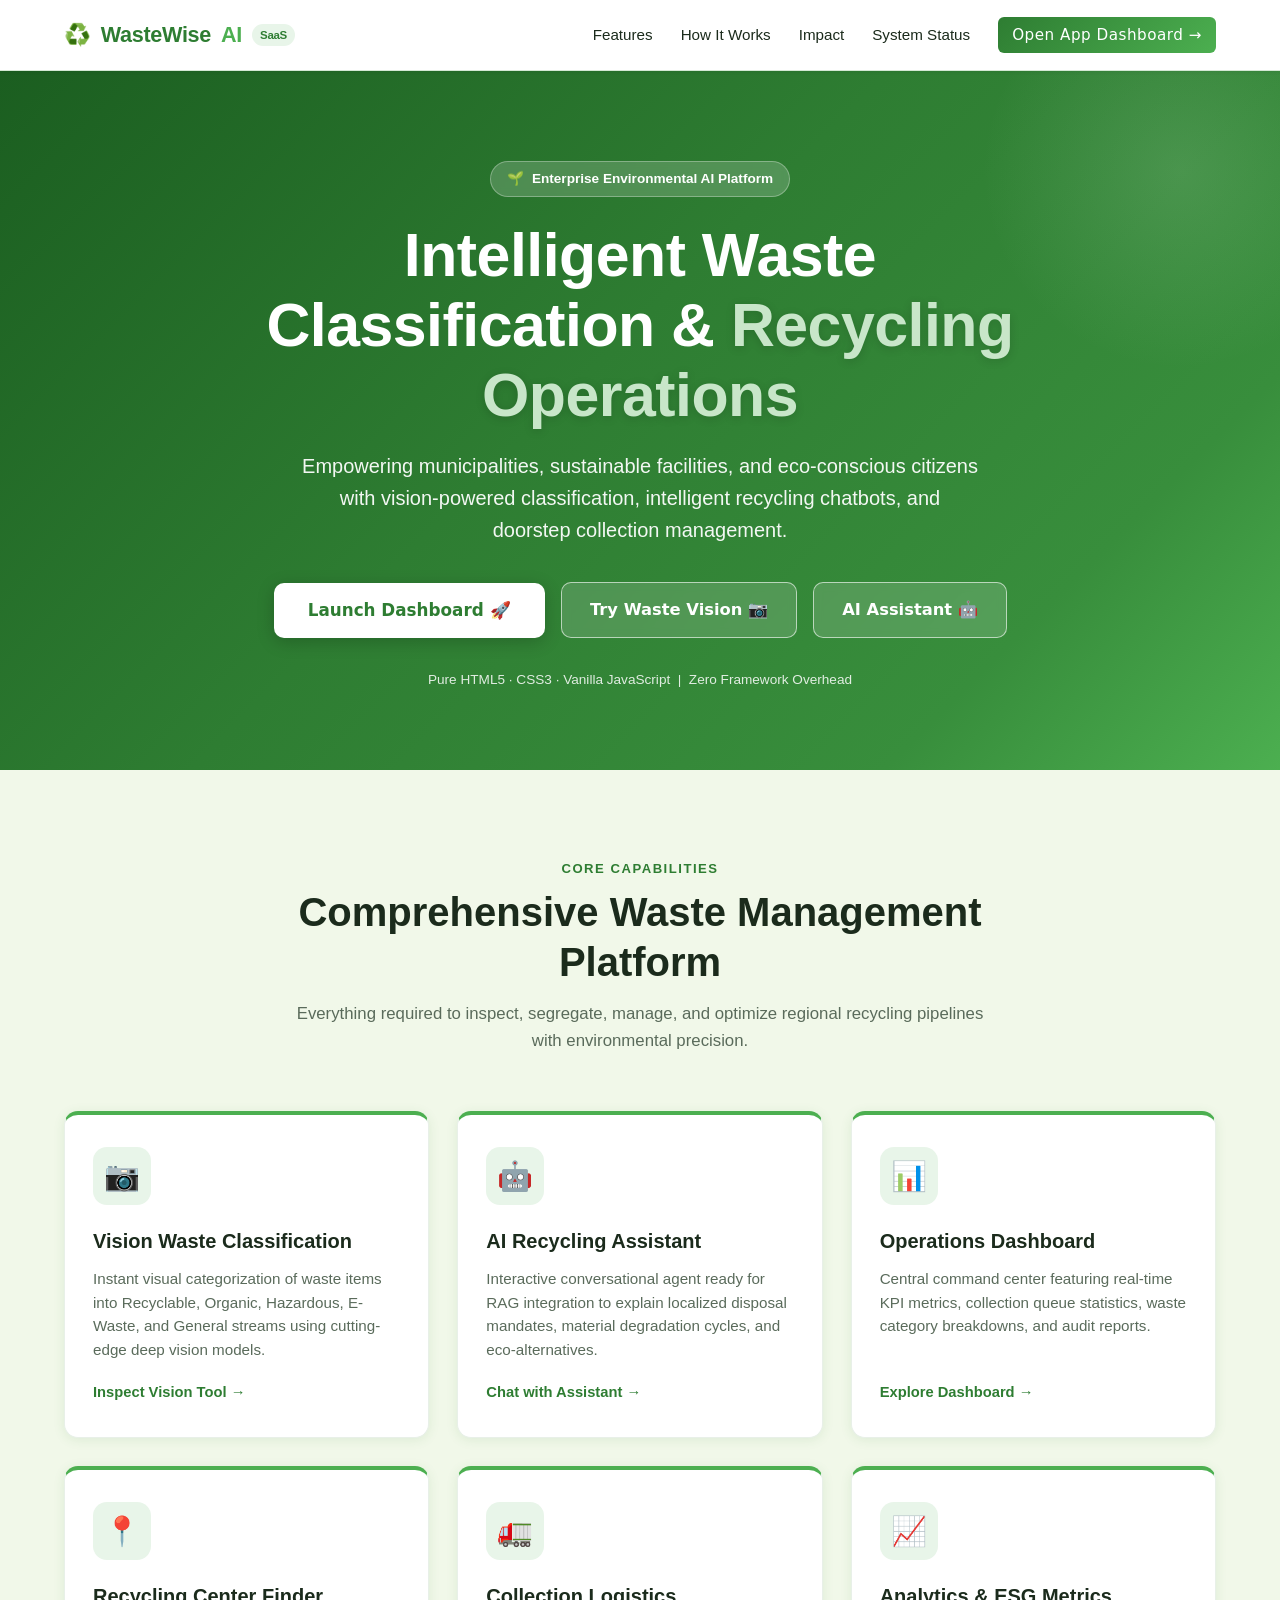
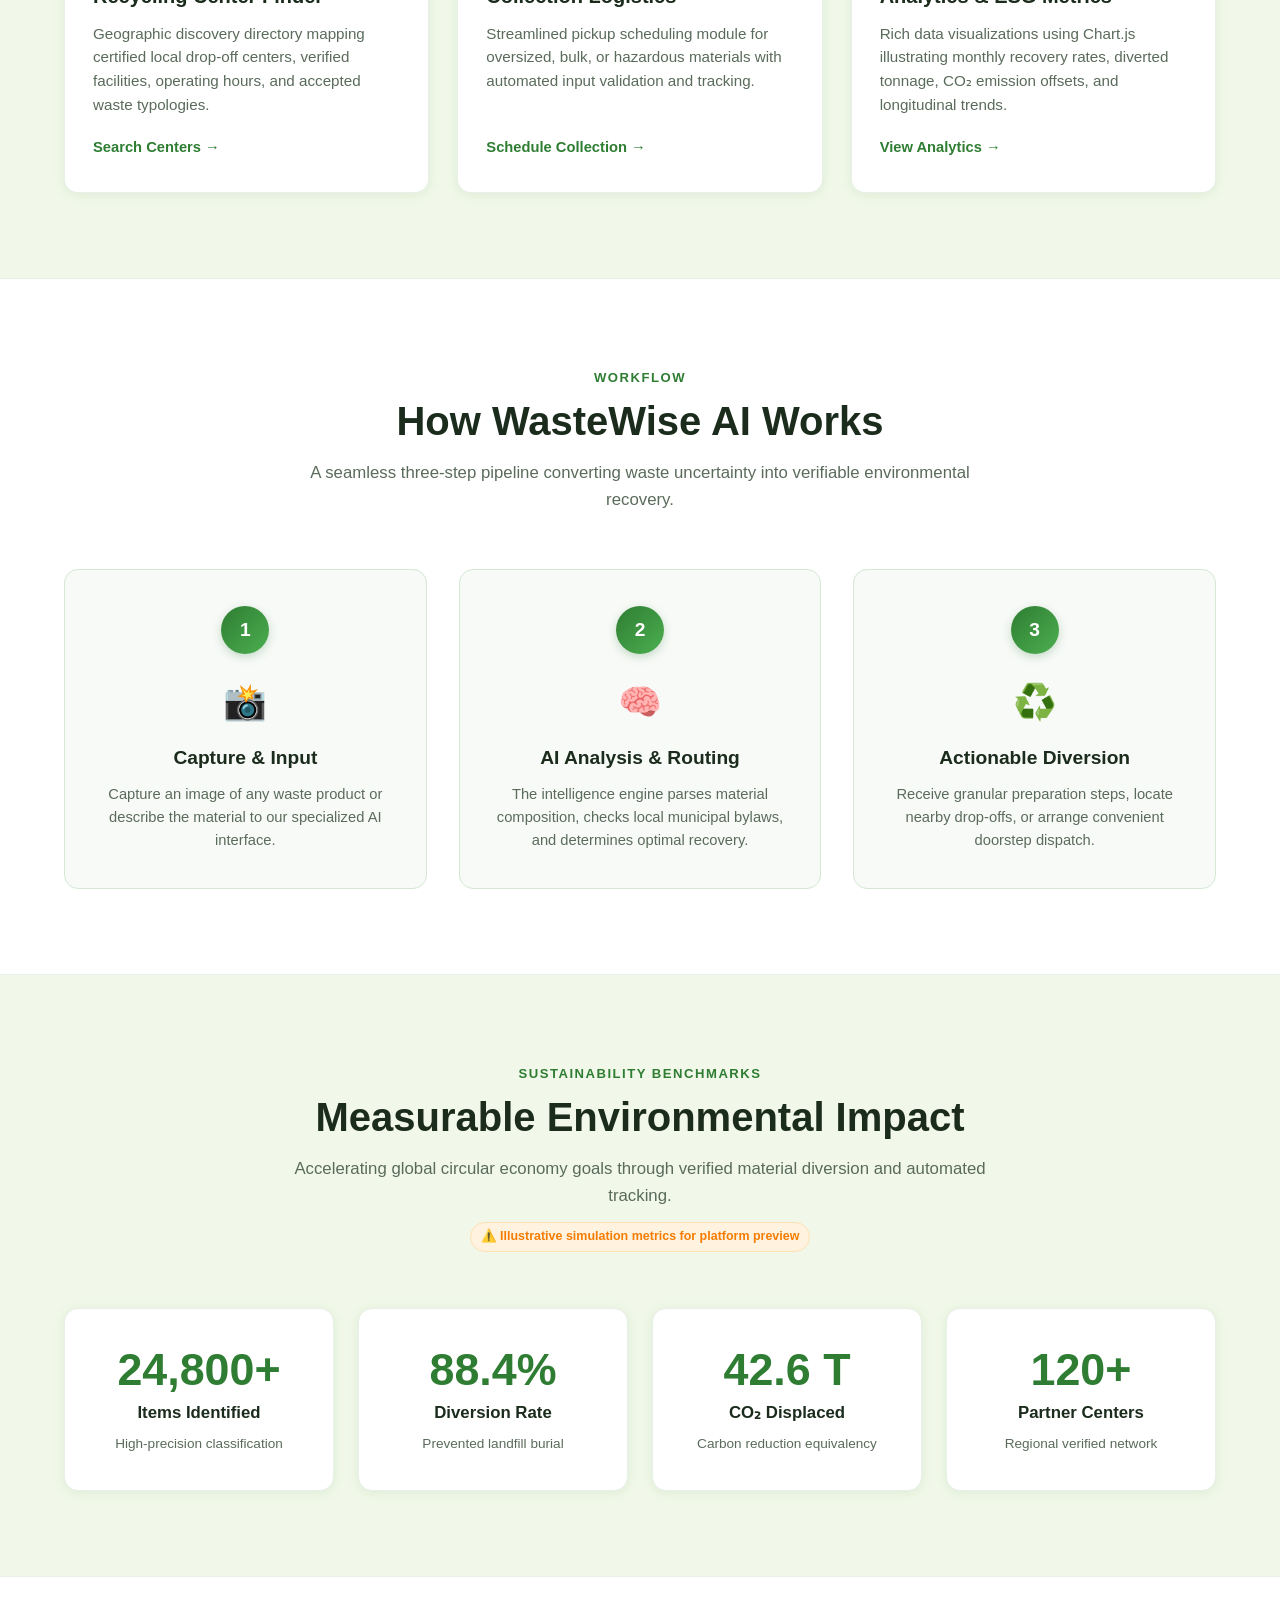
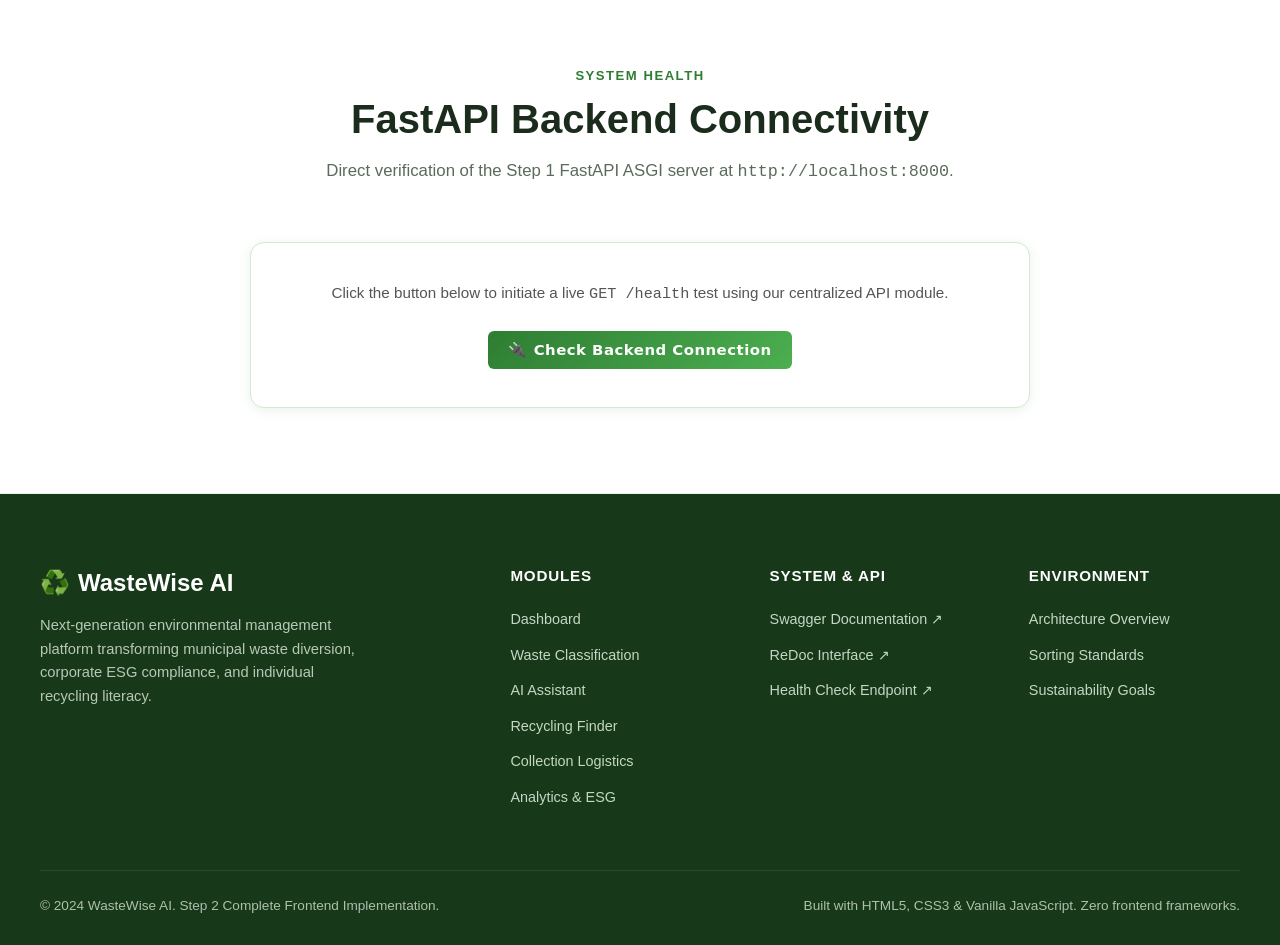
<file: frontend/index.html>
<!DOCTYPE html>
<html lang="en">
<head>
  <meta charset="UTF-8" />
  <meta name="viewport" content="width=device-width, initial-scale=1.0" />
  <title>WasteWise AI – AI-Powered Waste Classification &amp; Management</title>
  <link rel="stylesheet" href="css/style.css" />
  <link rel="stylesheet" href="css/components.css" />
  <style>
    /* ── Landing Page Specific Styles ── */
    .landing-header {
      position: sticky;
      top: 0;
      z-index: 300;
      background: rgba(255, 255, 255, 0.98);
      backdrop-filter: blur(8px);
      border-bottom: 1px solid var(--clr-border);
      box-shadow: var(--shadow-sm);
      transition: box-shadow var(--transition);
    }
    .landing-header.scrolled {
      box-shadow: var(--shadow-md);
    }
    .landing-nav {
      max-width: 1200px;
      margin: 0 auto;
      height: 70px;
      display: flex;
      align-items: center;
      justify-content: space-between;
      padding: 0 24px;
    }
    .nav-brand {
      display: flex;
      align-items: center;
      gap: 10px;
      text-decoration: none;
      color: var(--clr-primary);
      font-weight: 800;
      font-size: 1.35rem;
      letter-spacing: -0.3px;
    }
    .nav-brand .brand-badge {
      font-size: 0.72rem;
      background: var(--clr-primary-pale);
      color: var(--clr-primary);
      padding: 2px 8px;
      border-radius: 12px;
      font-weight: 700;
    }
    .nav-links {
      display: flex;
      align-items: center;
      gap: 28px;
      list-style: none;
    }
    .nav-links a {
      color: var(--clr-text);
      text-decoration: none;
      font-size: 0.95rem;
      font-weight: 500;
      transition: color var(--transition);
    }
    .nav-links a:hover {
      color: var(--clr-primary);
    }
    .mobile-menu-btn {
      display: none;
      background: none;
      border: none;
      font-size: 1.5rem;
      cursor: pointer;
      color: var(--clr-text);
    }

    /* ── Hero Section ── */
    .hero-saas {
      background: linear-gradient(135deg, #1b5e20 0%, #2e7d32 45%, #388e3c 80%, #4caf50 100%);
      color: #ffffff;
      padding: 90px 24px 80px;
      text-align: center;
      position: relative;
      overflow: hidden;
    }
    .hero-saas::before {
      content: "";
      position: absolute;
      top: -100px;
      right: -100px;
      width: 400px;
      height: 400px;
      background: radial-gradient(circle, rgba(200, 230, 201, 0.15) 0%, transparent 70%);
      border-radius: 50%;
    }
    .hero-inner {
      max-width: 860px;
      margin: 0 auto;
      position: relative;
      z-index: 1;
    }
    .hero-pill {
      display: inline-flex;
      align-items: center;
      gap: 8px;
      background: rgba(255, 255, 255, 0.18);
      border: 1px solid rgba(255, 255, 255, 0.3);
      padding: 6px 16px;
      border-radius: 30px;
      font-size: 0.85rem;
      font-weight: 600;
      margin-bottom: 24px;
      backdrop-filter: blur(4px);
    }
    .hero-saas h1 {
      font-size: clamp(2.3rem, 5.5vw, 3.8rem);
      font-weight: 800;
      line-height: 1.15;
      margin-bottom: 20px;
      letter-spacing: -0.5px;
    }
    .hero-saas h1 .highlight {
      color: #c8e6c9;
      text-shadow: 0 2px 10px rgba(0,0,0,0.15);
    }
    .hero-saas .hero-desc {
      font-size: clamp(1rem, 2.2vw, 1.25rem);
      line-height: 1.6;
      opacity: 0.94;
      max-width: 680px;
      margin: 0 auto 36px;
    }
    .hero-actions {
      display: flex;
      justify-content: center;
      align-items: center;
      gap: 16px;
      flex-wrap: wrap;
      margin-bottom: 30px;
    }
    .hero-actions .btn-hero-primary {
      background: #ffffff;
      color: var(--clr-primary);
      padding: 14px 34px;
      font-size: 1.05rem;
      font-weight: 700;
      border-radius: var(--radius-md);
      box-shadow: 0 4px 18px rgba(0, 0, 0, 0.2);
    }
    .hero-actions .btn-hero-primary:hover {
      background: #f1f8e9;
      transform: translateY(-2px);
    }
    .hero-actions .btn-hero-secondary {
      background: rgba(255, 255, 255, 0.15);
      color: #ffffff;
      border: 1.5px solid rgba(255, 255, 255, 0.6);
      padding: 14px 28px;
      font-size: 1.02rem;
      font-weight: 600;
      border-radius: var(--radius-md);
      backdrop-filter: blur(4px);
    }
    .hero-actions .btn-hero-secondary:hover {
      background: rgba(255, 255, 255, 0.25);
    }

    /* ── Sections ── */
    .saas-section {
      padding: 85px 24px;
      max-width: 1200px;
      margin: 0 auto;
    }
    .saas-section.alt-bg {
      background: #ffffff;
      max-width: 100%;
      border-top: 1px solid var(--clr-border-lt);
      border-bottom: 1px solid var(--clr-border-lt);
    }
    .saas-section.alt-bg .section-container {
      max-width: 1200px;
      margin: 0 auto;
      padding: 0 24px;
    }
    .section-header {
      text-align: center;
      max-width: 700px;
      margin: 0 auto 56px;
    }
    .section-tag {
      color: var(--clr-primary);
      font-size: 0.82rem;
      font-weight: 700;
      text-transform: uppercase;
      letter-spacing: 1.5px;
      margin-bottom: 8px;
      display: inline-block;
    }
    .section-title {
      font-size: clamp(1.8rem, 3.5vw, 2.5rem);
      font-weight: 800;
      color: var(--clr-text);
      line-height: 1.25;
      margin-bottom: 14px;
    }
    .section-subtitle {
      font-size: 1.05rem;
      color: var(--clr-text-muted);
      line-height: 1.6;
    }

    /* ── Features Grid ── */
    .features-saas-grid {
      display: grid;
      grid-template-columns: repeat(auto-fit, minmax(320px, 1fr));
      gap: 28px;
    }
    .feature-saas-card {
      background: #ffffff;
      border-radius: var(--radius-lg);
      padding: 32px 28px;
      box-shadow: var(--shadow-md);
      border: 1px solid var(--clr-border-lt);
      border-top: 4px solid var(--clr-primary-lt);
      transition: transform var(--transition), box-shadow var(--transition);
      display: flex;
      flex-direction: column;
    }
    .feature-saas-card:hover {
      transform: translateY(-5px);
      box-shadow: var(--shadow-lg);
      border-top-color: var(--clr-primary);
    }
    .feature-icon-bubble {
      width: 58px;
      height: 58px;
      border-radius: 14px;
      background: var(--clr-primary-pale);
      display: flex;
      align-items: center;
      justify-content: center;
      font-size: 1.8rem;
      margin-bottom: 20px;
      color: var(--clr-primary);
    }
    .feature-saas-card h3 {
      font-size: 1.25rem;
      font-weight: 700;
      color: var(--clr-text);
      margin-bottom: 10px;
    }
    .feature-saas-card p {
      font-size: 0.95rem;
      color: var(--clr-text-muted);
      line-height: 1.55;
      flex: 1;
      margin-bottom: 20px;
    }
    .feature-card-link {
      color: var(--clr-primary);
      text-decoration: none;
      font-weight: 600;
      font-size: 0.92rem;
      display: inline-flex;
      align-items: center;
      gap: 6px;
    }
    .feature-card-link:hover {
      gap: 10px;
      text-decoration: underline;
    }

    /* ── How It Works ── */
    .steps-container {
      display: grid;
      grid-template-columns: repeat(auto-fit, minmax(280px, 1fr));
      gap: 32px;
      position: relative;
    }
    .step-card-saas {
      background: var(--clr-surface);
      border: 1px solid var(--clr-border);
      border-radius: var(--radius-lg);
      padding: 36px 26px;
      text-align: center;
      position: relative;
    }
    .step-badge {
      width: 48px;
      height: 48px;
      border-radius: 50%;
      background: linear-gradient(135deg, var(--clr-primary), var(--clr-primary-lt));
      color: #fff;
      font-weight: 800;
      font-size: 1.2rem;
      display: flex;
      align-items: center;
      justify-content: center;
      margin: 0 auto 20px;
      box-shadow: 0 3px 10px rgba(46, 125, 50, 0.25);
    }
    .step-icon-big {
      font-size: 2.2rem;
      margin-bottom: 12px;
    }
    .step-card-saas h3 {
      font-size: 1.2rem;
      font-weight: 700;
      color: var(--clr-text);
      margin-bottom: 10px;
    }
    .step-card-saas p {
      font-size: 0.92rem;
      color: var(--clr-text-muted);
      line-height: 1.55;
    }

    /* ── Environmental Impact ── */
    .impact-stats-grid {
      display: grid;
      grid-template-columns: repeat(auto-fit, minmax(220px, 1fr));
      gap: 24px;
    }
    .impact-stat-box {
      background: #ffffff;
      border-radius: var(--radius-lg);
      padding: 36px 24px;
      text-align: center;
      box-shadow: var(--shadow-md);
      border: 1px solid var(--clr-border-lt);
    }
    .impact-number {
      font-size: 2.8rem;
      font-weight: 800;
      color: var(--clr-primary);
      line-height: 1.1;
      margin-bottom: 6px;
    }
    .impact-label {
      font-size: 1.05rem;
      font-weight: 600;
      color: var(--clr-text);
      margin-bottom: 6px;
    }
    .impact-sub {
      font-size: 0.85rem;
      color: var(--clr-text-muted);
    }

    /* ── Connectivity Diagnostic Card (Step 1 Preserved) ── */
    .connectivity-card {
      background: #ffffff;
      border-radius: var(--radius-lg);
      padding: 38px 32px;
      box-shadow: var(--shadow-md);
      border: 1px solid var(--clr-border);
      text-align: center;
      max-width: 780px;
      margin: 0 auto;
    }

    /* ── Footer ── */
    .saas-footer {
      background: #173819;
      color: #e0ece0;
      padding: 70px 24px 30px;
    }
    .footer-inner {
      max-width: 1200px;
      margin: 0 auto;
      display: grid;
      grid-template-columns: 2fr repeat(3, 1fr);
      gap: 48px;
      margin-bottom: 50px;
    }
    .footer-brand h3 {
      font-size: 1.5rem;
      color: #ffffff;
      margin-bottom: 12px;
      display: flex;
      align-items: center;
      gap: 8px;
    }
    .footer-brand p {
      font-size: 0.92rem;
      line-height: 1.6;
      opacity: 0.8;
      max-width: 320px;
    }
    .footer-col h4 {
      color: #ffffff;
      font-size: 0.95rem;
      font-weight: 700;
      text-transform: uppercase;
      letter-spacing: 0.8px;
      margin-bottom: 18px;
    }
    .footer-col ul {
      list-style: none;
    }
    .footer-col li {
      margin-bottom: 10px;
    }
    .footer-col a {
      color: #c4d7c4;
      text-decoration: none;
      font-size: 0.9rem;
      transition: color var(--transition);
    }
    .footer-col a:hover {
      color: #ffffff;
    }
    .footer-bottom {
      max-width: 1200px;
      margin: 0 auto;
      padding-top: 24px;
      border-top: 1px solid rgba(255, 255, 255, 0.12);
      display: flex;
      justify-content: space-between;
      align-items: center;
      font-size: 0.85rem;
      opacity: 0.75;
      flex-wrap: wrap;
      gap: 12px;
    }

    @media (max-width: 860px) {
      .footer-inner {
        grid-template-columns: 1fr 1fr;
      }
      .nav-links {
        display: none;
      }
      .mobile-menu-btn {
        display: block;
      }
    }
    @media (max-width: 580px) {
      .footer-inner {
        grid-template-columns: 1fr;
      }
      .saas-section {
        padding: 56px 18px;
      }
    }
  </style>
</head>
<body>

  <!-- ===== NAVIGATION ===== -->
  <header class="landing-header" id="mainHeader">
    <nav class="landing-nav">
      <a href="index.html" class="nav-brand">
        <span>♻️</span> WasteWise <span style="color:var(--clr-primary-lt)">AI</span>
        <span class="brand-badge">SaaS</span>
      </a>

      <ul class="nav-links" id="navLinks">
        <li><a href="#features">Features</a></li>
        <li><a href="#how-it-works">How It Works</a></li>
        <li><a href="#impact">Impact</a></li>
        <li><a href="#connection">System Status</a></li>
        <li><a href="pages/dashboard.html" class="btn btn-primary btn-sm" style="color:#fff">Open App Dashboard →</a></li>
      </ul>

      <button class="mobile-menu-btn" id="mobileMenuBtn" aria-label="Toggle menu">☰</button>
    </nav>
  </header>

  <!-- ===== HERO SECTION ===== -->
  <section class="hero-saas">
    <div class="hero-inner">
      <div class="hero-pill">
        <span>🌱</span> Enterprise Environmental AI Platform
      </div>
      <h1>Intelligent Waste Classification &amp; <span class="highlight">Recycling Operations</span></h1>
      <p class="hero-desc">
        Empowering municipalities, sustainable facilities, and eco-conscious citizens with vision-powered classification, intelligent recycling chatbots, and doorstep collection management.
      </p>

      <div class="hero-actions">
        <a href="pages/dashboard.html" class="btn btn-hero-primary">Launch Dashboard 🚀</a>
        <a href="pages/classification.html" class="btn btn-hero-secondary">Try Waste Vision 📷</a>
        <a href="pages/assistant.html" class="btn btn-hero-secondary">AI Assistant 🤖</a>
      </div>

      <div style="font-size:0.85rem; opacity:0.85; margin-top:14px;">
        Pure HTML5 · CSS3 · Vanilla JavaScript &nbsp;|&nbsp; Zero Framework Overhead
      </div>
    </div>
  </section>

  <!-- ===== PLATFORM FEATURES ===== -->
  <section class="saas-section" id="features">
    <div class="section-header">
      <span class="section-tag">Core Capabilities</span>
      <h2 class="section-title">Comprehensive Waste Management Platform</h2>
      <p class="section-subtitle">
        Everything required to inspect, segregate, manage, and optimize regional recycling pipelines with environmental precision.
      </p>
    </div>

    <div class="features-saas-grid">
      <!-- 1. Waste Classification -->
      <div class="feature-saas-card">
        <div class="feature-icon-bubble">📷</div>
        <h3>Vision Waste Classification</h3>
        <p>
          Instant visual categorization of waste items into Recyclable, Organic, Hazardous, E-Waste, and General streams using cutting-edge deep vision models.
        </p>
        <a href="pages/classification.html" class="feature-card-link">Inspect Vision Tool →</a>
      </div>

      <!-- 2. AI Recycling Assistant -->
      <div class="feature-saas-card">
        <div class="feature-icon-bubble">🤖</div>
        <h3>AI Recycling Assistant</h3>
        <p>
          Interactive conversational agent ready for RAG integration to explain localized disposal mandates, material degradation cycles, and eco-alternatives.
        </p>
        <a href="pages/assistant.html" class="feature-card-link">Chat with Assistant →</a>
      </div>

      <!-- 3. Operations Dashboard -->
      <div class="feature-saas-card">
        <div class="feature-icon-bubble">📊</div>
        <h3>Operations Dashboard</h3>
        <p>
          Central command center featuring real-time KPI metrics, collection queue statistics, waste category breakdowns, and audit reports.
        </p>
        <a href="pages/dashboard.html" class="feature-card-link">Explore Dashboard →</a>
      </div>

      <!-- 4. Center Finder -->
      <div class="feature-saas-card">
        <div class="feature-icon-bubble">📍</div>
        <h3>Recycling Center Finder</h3>
        <p>
          Geographic discovery directory mapping certified local drop-off centers, verified facilities, operating hours, and accepted waste typologies.
        </p>
        <a href="pages/finder.html" class="feature-card-link">Search Centers →</a>
      </div>

      <!-- 5. Collection Management -->
      <div class="feature-saas-card">
        <div class="feature-icon-bubble">🚛</div>
        <h3>Collection Logistics</h3>
        <p>
          Streamlined pickup scheduling module for oversized, bulk, or hazardous materials with automated input validation and tracking.
        </p>
        <a href="pages/collection.html" class="feature-card-link">Schedule Collection →</a>
      </div>

      <!-- 6. Analytics & ESG Reporting -->
      <div class="feature-saas-card">
        <div class="feature-icon-bubble">📈</div>
        <h3>Analytics &amp; ESG Metrics</h3>
        <p>
          Rich data visualizations using Chart.js illustrating monthly recovery rates, diverted tonnage, CO₂ emission offsets, and longitudinal trends.
        </p>
        <a href="pages/analytics.html" class="feature-card-link">View Analytics →</a>
      </div>
    </div>
  </section>

  <!-- ===== HOW IT WORKS ===== -->
  <section class="saas-section alt-bg" id="how-it-works">
    <div class="section-container">
      <div class="section-header">
        <span class="section-tag">Workflow</span>
        <h2 class="section-title">How WasteWise AI Works</h2>
        <p class="section-subtitle">
          A seamless three-step pipeline converting waste uncertainty into verifiable environmental recovery.
        </p>
      </div>

      <div class="steps-container">
        <div class="step-card-saas">
          <div class="step-badge">1</div>
          <div class="step-icon-big">📸</div>
          <h3>Capture &amp; Input</h3>
          <p>
            Capture an image of any waste product or describe the material to our specialized AI interface.
          </p>
        </div>

        <div class="step-card-saas">
          <div class="step-badge">2</div>
          <div class="step-icon-big">🧠</div>
          <h3>AI Analysis &amp; Routing</h3>
          <p>
            The intelligence engine parses material composition, checks local municipal bylaws, and determines optimal recovery.
          </p>
        </div>

        <div class="step-card-saas">
          <div class="step-badge">3</div>
          <div class="step-icon-big">♻️</div>
          <h3>Actionable Diversion</h3>
          <p>
            Receive granular preparation steps, locate nearby drop-offs, or arrange convenient doorstep dispatch.
          </p>
        </div>
      </div>
    </div>
  </section>

  <!-- ===== ENVIRONMENTAL IMPACT ===== -->
  <section class="saas-section" id="impact">
    <div class="section-header">
      <span class="section-tag">Sustainability Benchmarks</span>
      <h2 class="section-title">Measurable Environmental Impact</h2>
      <p class="section-subtitle">
        Accelerating global circular economy goals through verified material diversion and automated tracking.
      </p>
      <div class="demo-notice" style="margin-top:12px;">⚠️ Illustrative simulation metrics for platform preview</div>
    </div>

    <div class="impact-stats-grid">
      <div class="impact-stat-box">
        <div class="impact-number">24,800+</div>
        <div class="impact-label">Items Identified</div>
        <div class="impact-sub">High-precision classification</div>
      </div>

      <div class="impact-stat-box">
        <div class="impact-number">88.4%</div>
        <div class="impact-label">Diversion Rate</div>
        <div class="impact-sub">Prevented landfill burial</div>
      </div>

      <div class="impact-stat-box">
        <div class="impact-number">42.6 T</div>
        <div class="impact-label">CO₂ Displaced</div>
        <div class="impact-sub">Carbon reduction equivalency</div>
      </div>

      <div class="impact-stat-box">
        <div class="impact-number">120+</div>
        <div class="impact-label">Partner Centers</div>
        <div class="impact-sub">Regional verified network</div>
      </div>
    </div>
  </section>

  <!-- ===== BACKEND STATUS & CONNECTIVITY (Step 1 Preserved) ===== -->
  <section class="saas-section alt-bg" id="connection">
    <div class="section-container">
      <div class="section-header">
        <span class="section-tag">System Health</span>
        <h2 class="section-title">FastAPI Backend Connectivity</h2>
        <p class="section-subtitle">
          Direct verification of the Step 1 FastAPI ASGI server at <code>http://localhost:8000</code>.
        </p>
      </div>

      <div class="connectivity-card">
        <p class="hint">
          Click the button below to initiate a live <code>GET /health</code> test using our centralized API module.
        </p>

        <button id="checkBtn" class="btn btn-primary" onclick="checkBackendConnection()">
          🔌 Check Backend Connection
        </button>

        <!-- Result box – hidden until a response arrives -->
        <div id="resultBox" class="result-box hidden" aria-live="polite">
          <div class="result-header">
            <span id="statusIcon"></span>
            <span id="statusText"></span>
          </div>
          <pre id="responseData"></pre>
        </div>
      </div>
    </div>
  </section>

  <!-- ===== FOOTER ===== -->
  <footer class="saas-footer">
    <div class="footer-inner">
      <div class="footer-brand">
        <h3><span>♻️</span> WasteWise AI</h3>
        <p>
          Next-generation environmental management platform transforming municipal waste diversion, corporate ESG compliance, and individual recycling literacy.
        </p>
      </div>

      <div class="footer-col">
        <h4>Modules</h4>
        <ul>
          <li><a href="pages/dashboard.html">Dashboard</a></li>
          <li><a href="pages/classification.html">Waste Classification</a></li>
          <li><a href="pages/assistant.html">AI Assistant</a></li>
          <li><a href="pages/finder.html">Recycling Finder</a></li>
          <li><a href="pages/collection.html">Collection Logistics</a></li>
          <li><a href="pages/analytics.html">Analytics &amp; ESG</a></li>
        </ul>
      </div>

      <div class="footer-col">
        <h4>System &amp; API</h4>
        <ul>
          <li><a href="http://localhost:8000/docs" target="_blank" rel="noopener">Swagger Documentation ↗</a></li>
          <li><a href="http://localhost:8000/redoc" target="_blank" rel="noopener">ReDoc Interface ↗</a></li>
          <li><a href="http://localhost:8000/health" target="_blank" rel="noopener">Health Check Endpoint ↗</a></li>
        </ul>
      </div>

      <div class="footer-col">
        <h4>Environment</h4>
        <ul>
          <li><a href="#features">Architecture Overview</a></li>
          <li><a href="#how-it-works">Sorting Standards</a></li>
          <li><a href="#impact">Sustainability Goals</a></li>
        </ul>
      </div>
    </div>

    <div class="footer-bottom">
      <div>&copy; 2024 WasteWise AI. Step 2 Complete Frontend Implementation.</div>
      <div>Built with HTML5, CSS3 &amp; Vanilla JavaScript. Zero frontend frameworks.</div>
    </div>
  </footer>

  <!-- Scripts -->
  <script src="js/config.js"></script>
  <script src="js/api.js"></script>
  <script src="js/app.js"></script>
</body>
</html>
</file>
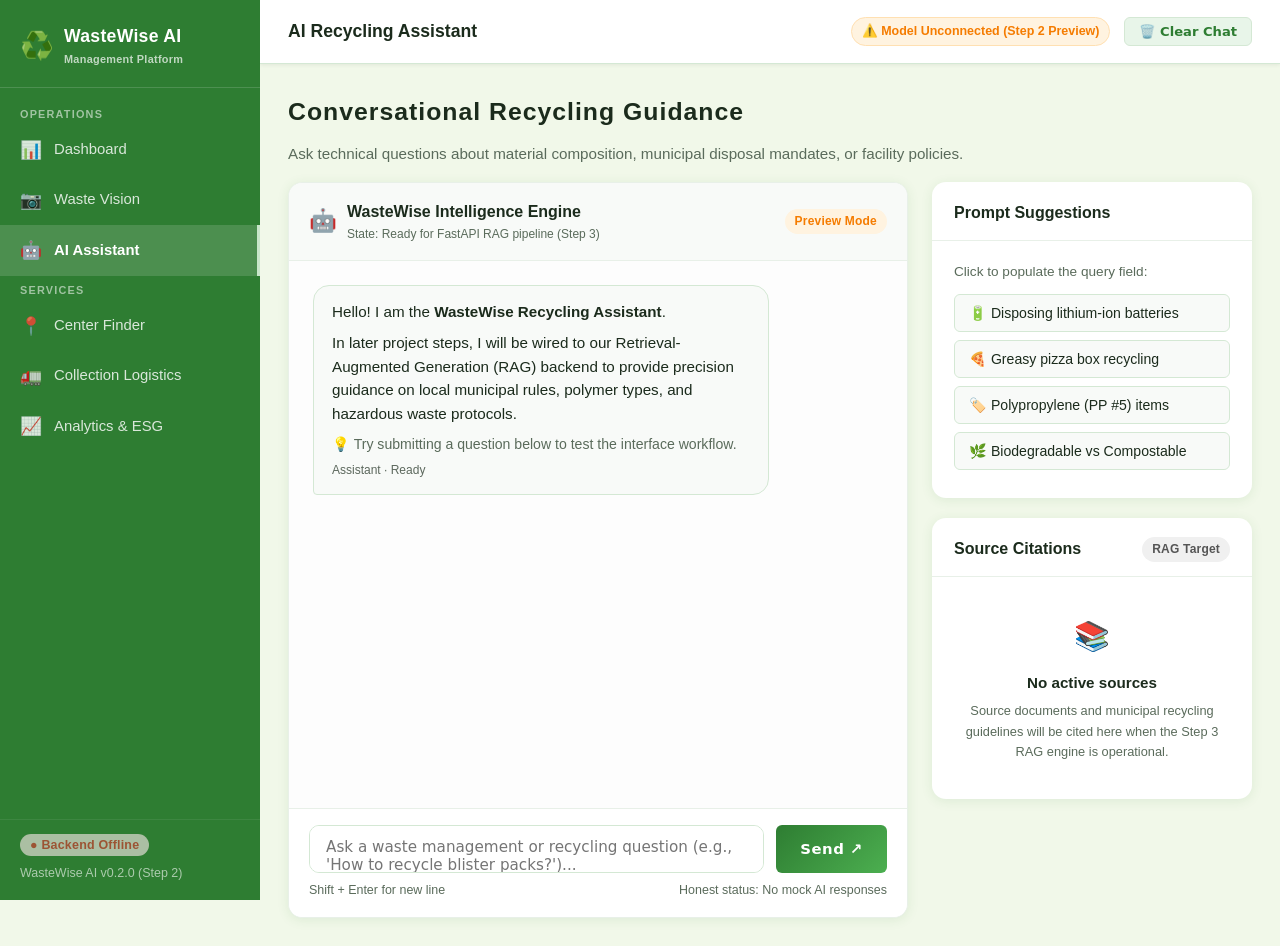
<file: frontend/pages/assistant.html>
<!DOCTYPE html>
<html lang="en">
<head>
  <meta charset="UTF-8" />
  <meta name="viewport" content="width=device-width, initial-scale=1.0" />
  <title>WasteWise AI – AI Recycling Assistant</title>
  <link rel="stylesheet" href="../css/style.css" />
  <link rel="stylesheet" href="../css/components.css" />
  <style>
    .chat-layout {
      display: grid;
      grid-template-columns: 1fr 320px;
      gap: 24px;
      height: calc(100vh - var(--topbar-h) - 100px);
      min-height: 520px;
    }
    .chat-pane {
      display: flex;
      flex-direction: column;
      background: var(--clr-white);
      border-radius: var(--radius-lg);
      box-shadow: var(--shadow-md);
      overflow: hidden;
      border: 1px solid var(--clr-border-lt);
    }
    .chat-header {
      padding: 16px 20px;
      border-bottom: 1px solid var(--clr-border-lt);
      display: flex;
      justify-content: space-between;
      align-items: center;
      background: var(--clr-surface);
    }
    .chat-body {
      flex: 1;
      overflow-y: auto;
      padding: 24px;
      display: flex;
      flex-direction: column;
      gap: 18px;
      background: #fdfdfd;
    }
    .chat-msg {
      max-width: 80%;
      padding: 14px 18px;
      border-radius: 16px;
      font-size: 0.95rem;
      line-height: 1.55;
    }
    .chat-msg.user {
      align-self: flex-end;
      background: var(--clr-primary);
      color: #ffffff;
      border-bottom-right-radius: 4px;
    }
    .chat-msg.assistant {
      align-self: flex-start;
      background: var(--clr-surface);
      color: var(--clr-text);
      border: 1px solid var(--clr-border);
      border-bottom-left-radius: 4px;
    }
    .chat-msg .msg-meta {
      display: flex;
      align-items: center;
      gap: 6px;
      font-size: 0.75rem;
      opacity: 0.7;
      margin-top: 6px;
    }
    .chat-footer {
      padding: 16px 20px;
      border-top: 1px solid var(--clr-border-lt);
      background: var(--clr-white);
    }
    .chat-form {
      display: flex;
      gap: 12px;
      align-items: center;
    }
    .chat-form textarea {
      flex: 1;
      height: 48px;
      max-height: 110px;
      resize: none;
      padding: 12px 16px;
      border: 1.5px solid var(--clr-border);
      border-radius: var(--radius-md);
      font-family: var(--font);
      font-size: 0.95rem;
      outline: none;
      transition: border-color var(--transition);
    }
    .chat-form textarea:focus {
      border-color: var(--clr-primary-lt);
    }
    .side-pane {
      display: flex;
      flex-direction: column;
      gap: 20px;
    }
    .suggest-chip {
      display: block;
      width: 100%;
      text-align: left;
      padding: 10px 14px;
      background: var(--clr-surface);
      border: 1px solid var(--clr-border);
      border-radius: var(--radius-sm);
      color: var(--clr-text);
      font-size: 0.88rem;
      cursor: pointer;
      margin-bottom: 8px;
      transition: background var(--transition), border-color var(--transition);
    }
    .suggest-chip:hover {
      background: var(--clr-primary-pale);
      border-color: var(--clr-primary-lt);
    }

    @media (max-width: 960px) {
      .chat-layout {
        grid-template-columns: 1fr;
        height: auto;
      }
      .side-pane {
        order: -1;
      }
    }
  </style>
</head>
<body>

  <!-- Mobile Overlay -->
  <div class="sidebar-overlay" id="sidebarOverlay"></div>

  <div class="app-layout">
    <!-- Sidebar -->
    <aside class="sidebar" id="sidebar">
      <a href="../index.html" class="sidebar-brand">
        <span class="brand-icon">♻️</span>
        <span class="brand-text">
          WasteWise AI
          <span class="brand-sub">Management Platform</span>
        </span>
      </a>

      <nav class="sidebar-nav">
        <span class="nav-section-label">Operations</span>
        <ul>
          <li>
            <a href="dashboard.html"><span class="nav-icon">📊</span> Dashboard</a>
          </li>
          <li>
            <a href="classification.html"><span class="nav-icon">📷</span> Waste Vision</a>
          </li>
          <li class="active">
            <a href="assistant.html"><span class="nav-icon">🤖</span> AI Assistant</a>
          </li>
        </ul>

        <span class="nav-section-label">Services</span>
        <ul>
          <li>
            <a href="finder.html"><span class="nav-icon">📍</span> Center Finder</a>
          </li>
          <li>
            <a href="collection.html"><span class="nav-icon">🚛</span> Collection Logistics</a>
          </li>
          <li>
            <a href="analytics.html"><span class="nav-icon">📈</span> Analytics &amp; ESG</a>
          </li>
        </ul>
      </nav>

      <div class="sidebar-footer">
        <div style="margin-bottom:8px;">
          <span id="backendStatusPill" class="status-pill pending">● Checking API…</span>
        </div>
        <div>WasteWise AI v0.2.0 (Step 2)</div>
      </div>
    </aside>

    <!-- Main Content -->
    <main class="main-content">
      <!-- Topbar -->
      <header class="topbar">
        <div class="topbar-left">
          <button id="sidebarToggle" aria-label="Toggle menu">☰</button>
          <span class="page-title">AI Recycling Assistant</span>
        </div>
        <div class="topbar-right">
          <div class="demo-notice">⚠️ Model Unconnected (Step 2 Preview)</div>
          <button class="btn btn-secondary btn-sm" id="clearChatBtn">🗑️ Clear Chat</button>
        </div>
      </header>

      <!-- Page Content -->
      <div class="page-content">
        <div class="page-header" style="margin-bottom:16px;">
          <h1>Conversational Recycling Guidance</h1>
          <p>Ask technical questions about material composition, municipal disposal mandates, or facility policies.</p>
        </div>

        <div class="chat-layout">
          <!-- Main Chat Pane -->
          <div class="chat-pane">
            <div class="chat-header">
              <div style="display:flex;align-items:center;gap:10px;">
                <span style="font-size:1.4rem;">🤖</span>
                <div>
                  <strong style="color:var(--clr-text)">WasteWise Intelligence Engine</strong>
                  <div style="font-size:0.75rem;color:var(--clr-text-muted)">State: Ready for FastAPI RAG pipeline (Step 3)</div>
                </div>
              </div>
              <span class="badge badge-orange">Preview Mode</span>
            </div>

            <!-- Messages Area -->
            <div class="chat-body" id="chatContainer">
              <!-- Initial Greeting -->
              <div class="chat-msg assistant">
                <div>
                  Hello! I am the <strong>WasteWise Recycling Assistant</strong>.
                </div>
                <div style="margin-top:8px;">
                  In later project steps, I will be wired to our Retrieval-Augmented Generation (RAG) backend to provide precision guidance on local municipal rules, polymer types, and hazardous waste protocols.
                </div>
                <div style="margin-top:8px;font-size:0.88rem;color:var(--clr-text-muted);">
                  💡 Try submitting a question below to test the interface workflow.
                </div>
                <div class="msg-meta">
                  <span>Assistant · Ready</span>
                </div>
              </div>
            </div>

            <!-- Input Bar -->
            <div class="chat-footer">
              <form class="chat-form" id="chatForm">
                <textarea
                  id="chatInput"
                  placeholder="Ask a waste management or recycling question (e.g., 'How to recycle blister packs?')..."
                  required
                ></textarea>
                <button type="submit" class="btn btn-primary" id="chatSubmitBtn" style="height:48px;padding:0 24px;">
                  Send ↗
                </button>
              </form>
              <div style="font-size:0.78rem;color:var(--clr-text-muted);margin-top:8px;display:flex;justify-content:space-between;">
                <span>Shift + Enter for new line</span>
                <span>Honest status: No mock AI responses</span>
              </div>
            </div>
          </div>

          <!-- Side Pane with Suggestions and Citations -->
          <div class="side-pane">
            <!-- Suggested Queries -->
            <div class="card">
              <div class="card-header">
                <h2>Prompt Suggestions</h2>
              </div>
              <div class="card-body">
                <p class="text-muted" style="font-size:0.85rem;margin-bottom:12px;">Click to populate the query field:</p>
                <button class="suggest-chip" data-query="How do I properly dispose of lithium-ion batteries?">
                  🔋 Disposing lithium-ion batteries
                </button>
                <button class="suggest-chip" data-query="Can greasy cardboard pizza boxes be recycled?">
                  🍕 Greasy pizza box recycling
                </button>
                <button class="suggest-chip" data-query="What plastics fall under Resin Code #5 (PP)?">
                  🏷️ Polypropylene (PP #5) items
                </button>
                <button class="suggest-chip" data-query="What is the difference between biodegradable and compostable?">
                  🌿 Biodegradable vs Compostable
                </button>
              </div>
            </div>

            <!-- Knowledge Sources / Citations Card -->
            <div class="card">
              <div class="card-header">
                <h2>Source Citations</h2>
                <span class="badge badge-grey">RAG Target</span>
              </div>
              <div class="card-body" id="citationsBody">
                <div class="empty-state" style="padding:16px 0;">
                  <div class="empty-icon" style="font-size:1.8rem;">📚</div>
                  <h3 style="font-size:0.95rem;">No active sources</h3>
                  <p style="font-size:0.8rem;">Source documents and municipal recycling guidelines will be cited here when the Step 3 RAG engine is operational.</p>
                </div>
              </div>
            </div>
          </div>
        </div>

      </div>
    </main>
  </div>

  <script src="../js/config.js"></script>
  <script src="../js/api.js"></script>
  <script src="../js/nav.js"></script>
  <script src="../js/chat.js"></script>
</body>
</html>
</file>
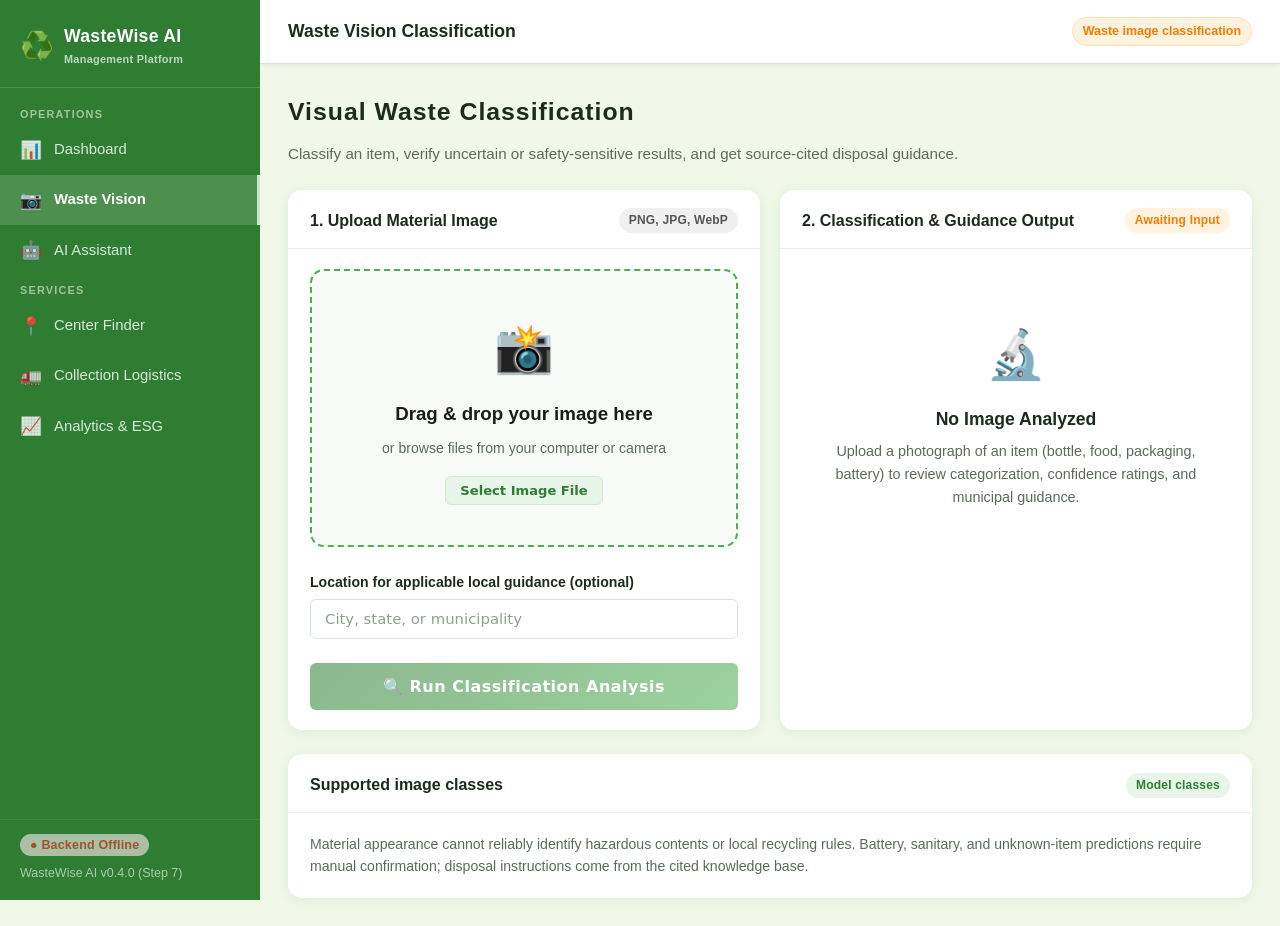
<file: frontend/pages/classification.html>
<!DOCTYPE html>
<html lang="en">
<head>
  <meta charset="UTF-8" />
  <meta name="viewport" content="width=device-width, initial-scale=1.0" />
  <title>WasteWise AI – Waste Classification</title>
  <link rel="stylesheet" href="../css/style.css" />
  <link rel="stylesheet" href="../css/components.css" />
  <style>
    .upload-box {
      border: 2px dashed var(--clr-primary-lt);
      border-radius: var(--radius-lg);
      padding: 40px 24px;
      text-align: center;
      background: var(--clr-surface);
      cursor: pointer;
      transition: background var(--transition), border-color var(--transition);
      position: relative;
    }
    .upload-box:hover, .upload-box.drag-over {
      background: var(--clr-primary-pale);
      border-color: var(--clr-primary);
    }
    .preview-container {
      margin-top: 20px;
      position: relative;
      border-radius: var(--radius-md);
      overflow: hidden;
      max-height: 340px;
      background: #000;
      display: none;
    }
    .preview-container img {
      width: 100%;
      height: 100%;
      object-fit: contain;
      display: block;
    }
    .preview-remove-btn {
      position: absolute;
      top: 10px;
      right: 10px;
      background: rgba(0, 0, 0, 0.65);
      color: #ffffff;
      border: none;
      padding: 6px 12px;
      border-radius: var(--radius-sm);
      cursor: pointer;
      font-size: 0.8rem;
    }
    .preview-remove-btn:hover {
      background: var(--clr-danger);
    }
    .category-chip-grid {
      display: grid;
      grid-template-columns: repeat(2, 1fr);
      gap: 12px;
    }
    .category-chip {
      padding: 12px;
      border-radius: var(--radius-md);
      background: var(--clr-surface);
      border: 1px solid var(--clr-border-lt);
      display: flex;
      align-items: center;
      gap: 10px;
      font-size: 0.88rem;
    }
  </style>
</head>
<body>

  <!-- Mobile Overlay -->
  <div class="sidebar-overlay" id="sidebarOverlay"></div>

  <div class="app-layout">
    <!-- Sidebar -->
    <aside class="sidebar" id="sidebar">
      <a href="../index.html" class="sidebar-brand">
        <span class="brand-icon">♻️</span>
        <span class="brand-text">
          WasteWise AI
          <span class="brand-sub">Management Platform</span>
        </span>
      </a>

      <nav class="sidebar-nav">
        <span class="nav-section-label">Operations</span>
        <ul>
          <li>
            <a href="dashboard.html"><span class="nav-icon">📊</span> Dashboard</a>
          </li>
          <li class="active">
            <a href="classification.html"><span class="nav-icon">📷</span> Waste Vision</a>
          </li>
          <li>
            <a href="assistant.html"><span class="nav-icon">🤖</span> AI Assistant</a>
          </li>
        </ul>

        <span class="nav-section-label">Services</span>
        <ul>
          <li>
            <a href="finder.html"><span class="nav-icon">📍</span> Center Finder</a>
          </li>
          <li>
            <a href="collection.html"><span class="nav-icon">🚛</span> Collection Logistics</a>
          </li>
          <li>
            <a href="analytics.html"><span class="nav-icon">📈</span> Analytics &amp; ESG</a>
          </li>
        </ul>
      </nav>

      <div class="sidebar-footer">
        <div style="margin-bottom:8px;">
          <span id="backendStatusPill" class="status-pill pending">● Checking API…</span>
        </div>
        <div>WasteWise AI v0.4.0 (Step 7)</div>
      </div>
    </aside>

    <!-- Main Content -->
    <main class="main-content">
      <!-- Topbar -->
      <header class="topbar">
        <div class="topbar-left">
          <button id="sidebarToggle" aria-label="Toggle menu">☰</button>
          <span class="page-title">Waste Vision Classification</span>
        </div>
        <div class="topbar-right">
          <div class="demo-notice">Waste image classification</div>
        </div>
      </header>

      <!-- Page Content -->
      <div class="page-content">
        <div class="page-header">
          <h1>Visual Waste Classification</h1>
          <p>Classify an item, verify uncertain or safety-sensitive results, and get source-cited disposal guidance.</p>
        </div>

        <div class="dash-grid-2">
          <!-- Left: Image Upload & Preview -->
          <div class="card">
            <div class="card-header">
              <h2>1. Upload Material Image</h2>
              <span class="badge badge-grey">PNG, JPG, WebP</span>
            </div>
            <div class="card-body">
              <div class="upload-box" id="dropArea">
                <div style="font-size:3rem;margin-bottom:12px;">📸</div>
                <h3>Drag &amp; drop your image here</h3>
                <p class="text-muted" style="margin:8px 0 16px;">or browse files from your computer or camera</p>
                <button type="button" class="btn btn-secondary btn-sm" id="browseFileBtn">Select Image File</button>
                <input type="file" id="fileInput" accept="image/jpeg,image/png,image/webp" style="display:none;" />
              </div>

              <!-- Preview Zone -->
              <div class="preview-container" id="previewContainer">
                <img id="previewImage" alt="Waste preview" />
                <button class="preview-remove-btn" id="removeImgBtn">✕ Remove Image</button>
              </div>

              <div id="fileMeta" style="margin-top:12px;font-size:0.85rem;color:var(--clr-text-muted);display:none;">
                Selected: <strong id="fileNameDisplay" style="color:var(--clr-text);"></strong> (<span id="fileSizeDisplay"></span>)
              </div>
              <label for="classificationLocation" class="form-label mt-3">Location for applicable local guidance (optional)</label>
              <input class="form-control" id="classificationLocation" maxlength="200" placeholder="City, state, or municipality" />

              <div class="mt-3">
                <button class="btn btn-primary btn-block btn-lg" id="classifyBtn" disabled>
                  🔍 Run Classification Analysis
                </button>
              </div>
            </div>
          </div>

          <!-- Right: Classification Results & User Correction -->
          <div class="card">
            <div class="card-header">
              <h2>2. Classification &amp; Guidance Output</h2>
              <span class="badge badge-orange" id="statusBadge">Awaiting Input</span>
            </div>
            <div class="card-body" id="resultOutputBody">
              <!-- Initial Empty State -->
              <div class="empty-state" id="emptyStateBox">
                <div class="empty-icon">🔬</div>
                <h3>No Image Analyzed</h3>
                <p>Upload a photograph of an item (bottle, food, packaging, battery) to review categorization, confidence ratings, and municipal guidance.</p>
              </div>

              <!-- Result Container (Initially hidden) -->
              <div id="resultContent" style="display:none;">
                <div id="classificationMessage" class="alert alert-warning" role="status" style="display:none;"></div>

                <!-- Classification Details -->
                <div style="background:var(--clr-surface);padding:18px;border-radius:var(--radius-md);border:1px solid var(--clr-border-lt);margin-bottom:20px;">
                  <div class="flex-between">
                    <div>
                      <span class="text-muted" style="font-size:0.8rem;text-transform:uppercase;">Material Identification</span>
                      <h3 style="color:var(--clr-primary);margin-top:2px;" id="resultCategoryTitle">Image Received</h3>
                    </div>
                    <span class="badge badge-grey" id="confidenceLabel">Confidence unavailable</span>
                  </div>

                  <div class="confidence-bar-wrap" style="margin-top:14px;">
                    <div class="confidence-label">
                      <span>Model Confidence Threshold</span>
                      <span id="confidencePct">0%</span>
                    </div>
                    <div class="confidence-bar">
                      <div class="confidence-fill" id="confidenceFill" style="width:0%;"></div>
                    </div>
                  </div>
                </div>

                <!-- Explanation Section -->
                <div class="mb-3">
                  <h4 style="font-size:0.95rem;margin-bottom:8px;">Classification Diagnostics &amp; Next Steps</h4>
                  <p class="text-muted" id="categoryDescription" style="font-size:0.9rem;line-height:1.55;"></p>
                  <h4 style="font-size:0.95rem;margin:14px 0 8px;">Top predictions</h4>
                  <ol id="topPredictions" class="text-muted"></ol>
                  <div id="guidancePanel" style="display:none;margin-top:16px;">
                    <h4 style="font-size:0.95rem;margin-bottom:8px;">Evidence-based disposal guidance</h4>
                    <p id="guidanceAnswer" style="line-height:1.55;"></p>
                    <ul id="guidanceSources" class="text-muted"></ul>
                  </div>
                  <a id="findCentersLink" class="btn btn-secondary btn-sm mt-2" href="finder.html" style="display:none;">Find centers that accept this item</a>
                  <a id="requestCollectionLink" class="btn btn-primary btn-sm mt-2" href="collection.html" style="display:none;">Request collection for this item</a>
                  <a id="requestCollectionLink" class="btn btn-primary btn-sm mt-2" href="collection.html" style="display:none;">Request collection for this item</a>
                </div>

                <!-- User Correction Section -->
                <div style="border-top:1px solid var(--clr-border-lt);padding-top:16px;">
                  <h4 style="font-size:0.95rem;margin-bottom:8px;">Incorrect Result? Submit Correction</h4>
                  <p class="text-muted" style="font-size:0.82rem;margin-bottom:12px;">Confirm the item before specific disposal guidance is generated.</p>
                  
                  <div style="display:flex;gap:10px;">
                    <select class="form-control" id="correctionSelect">
                      <option value="">Select item class...</option>
                      <option>Plastic</option><option>Paper / Cardboard</option><option>Metal</option><option>Glass</option>
                      <option>Organic / Food</option><option>Sanitary Products</option><option>Battery / E-Waste</option><option>Other / Unknown</option>
                    </select>
                    <button class="btn btn-secondary btn-sm" id="submitCorrectionBtn">Save</button>
                  </div>
                  <div id="correctionFeedback" style="display:none;margin-top:8px;font-size:0.82rem;color:var(--clr-primary);font-weight:600;">
                    ✓ Annotation recorded locally.
                  </div>
                </div>
              </div>
            </div>
          </div>
        </div>

        <!-- Reference Categories Card -->
        <div class="card mt-3">
          <div class="card-header">
            <h2>Supported image classes</h2>
            <span class="badge badge-green">Model classes</span>
          </div>
          <div class="card-body">
            <p class="text-muted">Material appearance cannot reliably identify hazardous contents or local recycling rules. Battery, sanitary, and unknown-item predictions require manual confirmation; disposal instructions come from the cited knowledge base.</p>
          </div>
        </div>

      </div>
    </main>
  </div>

  <script src="../js/config.js"></script>
  <script src="../js/api.js"></script>
  <script src="../js/nav.js"></script>
  <script src="../js/classification.js"></script>
</body>
</html>
</file>
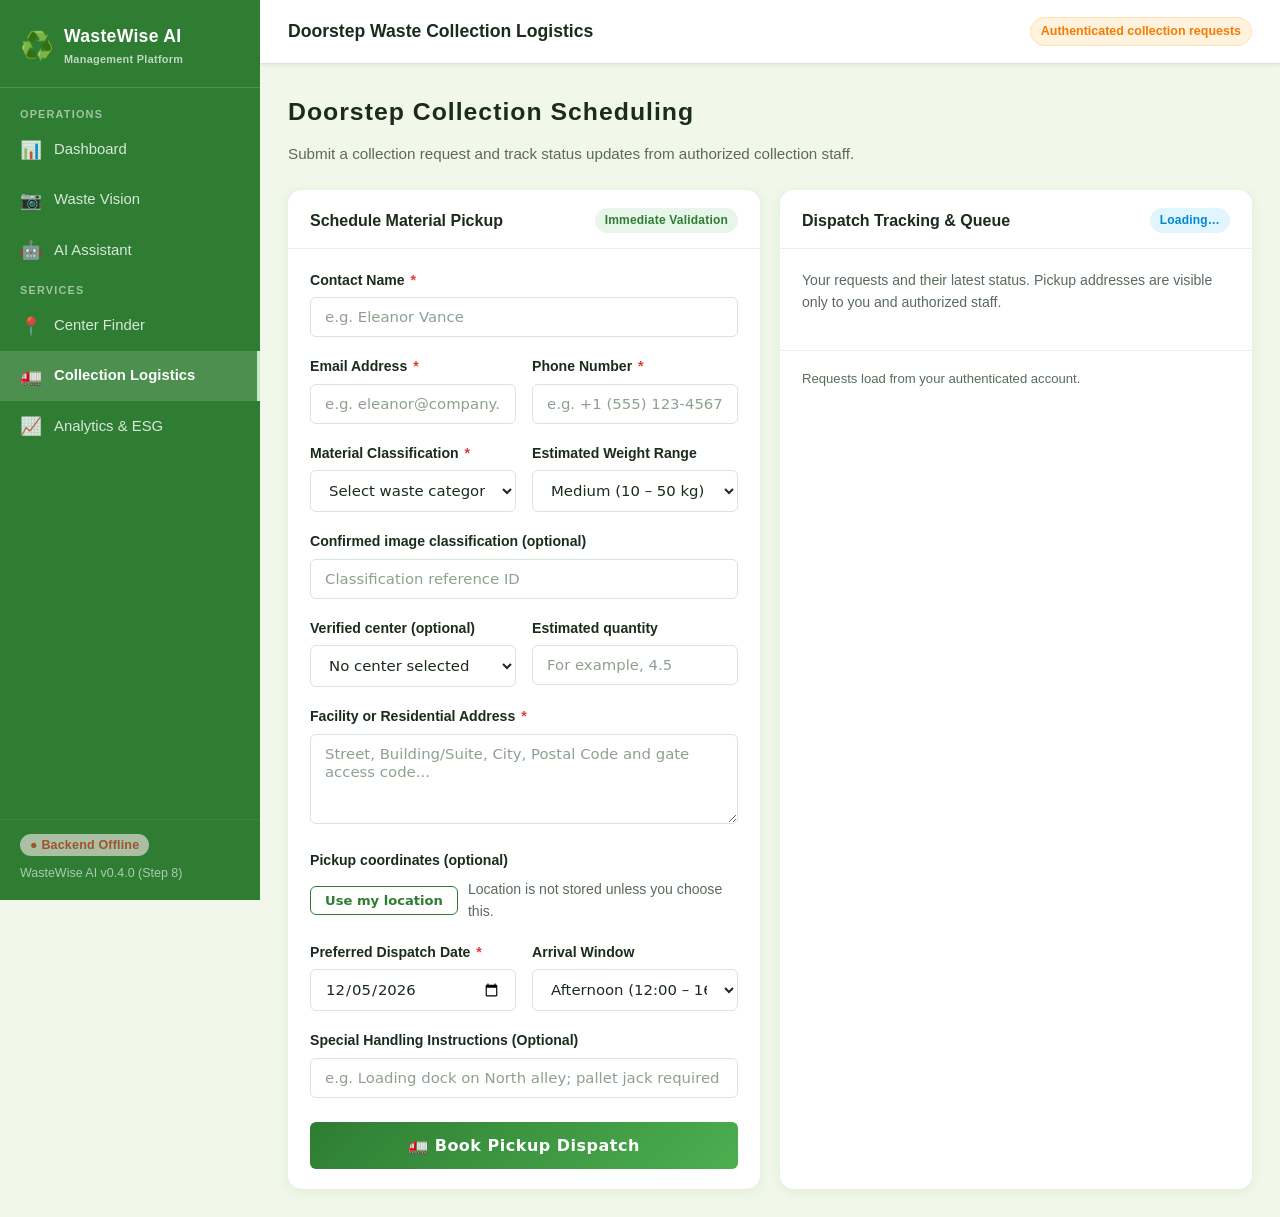
<file: frontend/pages/collection.html>
<!DOCTYPE html>
<html lang="en">
<head>
  <meta charset="UTF-8" />
  <meta name="viewport" content="width=device-width, initial-scale=1.0" />
  <title>WasteWise AI – Collection Logistics</title>
  <link rel="stylesheet" href="../css/style.css" />
  <link rel="stylesheet" href="../css/components.css" />
  <style>.collection-request-card{background:var(--clr-surface);border:1px solid var(--clr-border-lt);border-radius:var(--radius-md);padding:16px}.collection-request-card p{margin:8px 0;overflow-wrap:anywhere}</style>
</head>
<body>

  <!-- Mobile Overlay -->
  <div class="sidebar-overlay" id="sidebarOverlay"></div>

  <div class="app-layout">
    <!-- Sidebar -->
    <aside class="sidebar" id="sidebar">
      <a href="../index.html" class="sidebar-brand">
        <span class="brand-icon">♻️</span>
        <span class="brand-text">
          WasteWise AI
          <span class="brand-sub">Management Platform</span>
        </span>
      </a>

      <nav class="sidebar-nav">
        <span class="nav-section-label">Operations</span>
        <ul>
          <li>
            <a href="dashboard.html"><span class="nav-icon">📊</span> Dashboard</a>
          </li>
          <li>
            <a href="classification.html"><span class="nav-icon">📷</span> Waste Vision</a>
          </li>
          <li>
            <a href="assistant.html"><span class="nav-icon">🤖</span> AI Assistant</a>
          </li>
        </ul>

        <span class="nav-section-label">Services</span>
        <ul>
          <li>
            <a href="finder.html"><span class="nav-icon">📍</span> Center Finder</a>
          </li>
          <li class="active">
            <a href="collection.html"><span class="nav-icon">🚛</span> Collection Logistics</a>
          </li>
          <li>
            <a href="analytics.html"><span class="nav-icon">📈</span> Analytics &amp; ESG</a>
          </li>
        </ul>
      </nav>

      <div class="sidebar-footer">
        <div style="margin-bottom:8px;">
          <span id="backendStatusPill" class="status-pill pending">● Checking API…</span>
        </div>
        <div>WasteWise AI v0.4.0 (Step 8)</div>
      </div>
    </aside>

    <!-- Main Content -->
    <main class="main-content">
      <!-- Topbar -->
      <header class="topbar">
        <div class="topbar-left">
          <button id="sidebarToggle" aria-label="Toggle menu">☰</button>
          <span class="page-title">Doorstep Waste Collection Logistics</span>
        </div>
        <div class="topbar-right">
          <div class="demo-notice">Authenticated collection requests</div>
        </div>
      </header>

      <!-- Page Content -->
      <div class="page-content">
        <div class="page-header">
          <h1>Doorstep Collection Scheduling</h1>
          <p>Submit a collection request and track status updates from authorized collection staff.</p>
        </div>

        <div class="dash-grid-2">
          <!-- Left: Collection Request Form -->
          <div class="card">
            <div class="card-header">
              <h2>Schedule Material Pickup</h2>
              <span class="badge badge-green">Immediate Validation</span>
            </div>
            <div class="card-body">
              <div id="formSuccessAlert" class="alert alert-success" style="display:none;">
                <span class="alert-icon">✅</span>
                <div id="successMessage">Pickup request confirmed and staged into queue.</div>
              </div>

              <form id="collectionForm" novalidate>
                <!-- Full Name -->
                <div class="form-group">
                  <label class="form-label" for="requesterName">Contact Name <span class="required">*</span></label>
                  <input
                    type="text"
                    id="requesterName"
                    name="requesterName"
                    class="form-control"
                    placeholder="e.g. Eleanor Vance"
                    data-validate="required"
                    data-label="Full Name"
                  />
                </div>

                <!-- Contact Row: Email & Phone -->
                <div class="form-row">
                  <div class="form-group">
                    <label class="form-label" for="requesterEmail">Email Address <span class="required">*</span></label>
                    <input
                      type="email"
                      id="requesterEmail"
                      name="requesterEmail"
                      class="form-control"
                      placeholder="e.g. eleanor@company.org"
                      data-validate="required,email"
                      data-label="Email Address"
                    />
                  </div>
                  <div class="form-group">
                    <label class="form-label" for="requesterPhone">Phone Number <span class="required">*</span></label>
                    <input
                      type="tel"
                      id="requesterPhone"
                      name="requesterPhone"
                      class="form-control"
                      placeholder="e.g. +1 (555) 123-4567"
                      data-validate="required,phone"
                      data-label="Phone Number"
                    />
                  </div>
                </div>

                <!-- Material Category & Approx Weight -->
                <div class="form-row">
                  <div class="form-group">
                    <label class="form-label" for="wasteCategory">Material Classification <span class="required">*</span></label>
                    <select id="wasteCategory" name="wasteCategory" class="form-control" data-label="Waste Category">
                      <option value="">Select waste category...</option>
                      <option value="Dry waste">Dry waste</option>
                      <option value="Wet waste">Wet waste</option>
                      <option value="Sanitary waste">Sanitary waste</option>
                      <option value="Special-care waste">Special-care waste</option>
                    </select>
                  </div>
                  <div class="form-group">
                    <label class="form-label" for="weightTier">Estimated Weight Range</label>
                    <select id="weightTier" name="weightTier" class="form-control">
                      <option value="Small (< 10 kg)">Small (&lt; 10 kg)</option>
                      <option value="Medium (10 - 50 kg)" selected>Medium (10 – 50 kg)</option>
                      <option value="Heavy (50 - 250 kg)">Heavy (50 – 250 kg)</option>
                      <option value="Commercial Bulk (> 250 kg)">Commercial Bulk (&gt; 250 kg)</option>
                    </select>
                  </div>
                </div>

                <div class="form-group">
                  <label class="form-label" for="classificationId">Confirmed image classification (optional)</label>
                  <input id="classificationId" class="form-control" type="number" min="1" placeholder="Classification reference ID" />
                </div>
                <div class="form-row">
                  <div class="form-group">
                    <label class="form-label" for="recyclingCenterId">Verified center (optional)</label>
                    <select id="recyclingCenterId" class="form-control"><option value="">No center selected</option></select>
                  </div>
                  <div class="form-group">
                    <label class="form-label" for="quantity">Estimated quantity</label>
                    <input id="quantity" class="form-control" type="number" min="0.01" step="0.01" placeholder="For example, 4.5" />
                  </div>
                </div>
                <!-- Pickup Address -->
                <div class="form-group">
                  <label class="form-label" for="pickupAddress">Facility or Residential Address <span class="required">*</span></label>
                  <textarea
                    id="pickupAddress"
                    name="pickupAddress"
                    class="form-control"
                    placeholder="Street, Building/Suite, City, Postal Code and gate access code..."
                    data-validate="required,minlength=10"
                    data-label="Pickup Address"
                  ></textarea>
                </div>

                <div class="form-group">
                  <label class="form-label" for="pickupLocationButton">Pickup coordinates (optional)</label>
                  <div style="display:flex;gap:10px;align-items:center;">
                    <button type="button" class="btn btn-outline btn-sm" id="pickupLocationButton">Use my location</button>
                    <span id="pickupLocationStatus" class="text-muted" aria-live="polite">Location is not stored unless you choose this.</span>
                  </div>
                </div>

                <!-- Preferred Date & Time Window -->
                <div class="form-row">
                  <div class="form-group">
                    <label class="form-label" for="pickupDate">Preferred Dispatch Date <span class="required">*</span></label>
                    <input
                      type="date"
                      id="pickupDate"
                      name="pickupDate"
                      class="form-control"
                      data-validate="required"
                      data-label="Pickup Date"
                    />
                  </div>
                  <div class="form-group">
                    <label class="form-label" for="timeSlot">Arrival Window</label>
                    <select id="timeSlot" name="timeSlot" class="form-control">
                      <option value="Morning (08:00 - 12:00)">Morning (08:00 – 12:00)</option>
                      <option value="Afternoon (12:00 - 16:00)" selected>Afternoon (12:00 – 16:00)</option>
                      <option value="Evening (16:00 - 19:00)">Evening (16:00 – 19:00)</option>
                    </select>
                  </div>
                </div>

                <!-- Notes -->
                <div class="form-group">
                  <label class="form-label" for="specialNotes">Special Handling Instructions (Optional)</label>
                  <input
                    type="text"
                    id="specialNotes"
                    name="specialNotes"
                    class="form-control"
                    placeholder="e.g. Loading dock on North alley; pallet jack required"
                  />
                </div>

                <div class="mt-3">
                  <button type="submit" class="btn btn-primary btn-block btn-lg" id="submitPickupBtn">
                    🚛 Book Pickup Dispatch
                  </button>
                </div>
              </form>
            </div>
          </div>

          <!-- Right: Request Status Queue -->
          <div class="card">
            <div class="card-header">
              <h2>Dispatch Tracking &amp; Queue</h2>
              <span class="badge badge-blue" id="requestCount">Loading…</span>
            </div>
            <div class="card-body">
              <p class="text-muted" style="font-size:0.88rem;margin-bottom:16px;">
                Your requests and their latest status. Pickup addresses are visible only to you and authorized staff.
              </p>

              <div id="requestsList" style="display:flex;flex-direction:column;gap:14px;">
                <!-- Populated by collection.js -->
              </div>
            </div>
            <div class="card-footer">
              <span class="text-muted" style="font-size:0.82rem;">
                  Requests load from your authenticated account.
              </span>
            </div>
          </div>
        </div>

      </div>
    </main>
  </div>

  <script src="../js/config.js"></script>
  <script src="../js/api.js"></script>
  <script src="../js/validation.js"></script>
  <script src="../js/nav.js"></script>
  <script src="../js/collection.js"></script>
</body>
</html>
</file>
<file: frontend/css/style.css>
/* =============================================================
   WasteWise AI – style.css
   Color palette:
     Primary green  : #2e7d32
     Light green    : #4caf50
     Accent green   : #81c784
     Background     : #f1f8e9
     White card     : #ffffff
     Text dark      : #1b1b1b
     Text muted     : #555555
   ============================================================= */

/* ---------- Reset & base ---------- */
*, *::before, *::after {
  box-sizing: border-box;
  margin: 0;
  padding: 0;
}

html {
  scroll-behavior: smooth;
}

body {
  font-family: 'Segoe UI', Tahoma, Geneva, Verdana, sans-serif;
  background-color: #f1f8e9;
  color: #1b1b1b;
  line-height: 1.6;
}

/* ---------- Hero / Header ---------- */
.hero {
  background: linear-gradient(135deg, #2e7d32 0%, #4caf50 60%, #81c784 100%);
  color: #ffffff;
  padding: 60px 20px 50px;
  text-align: center;
}

.hero-content {
  max-width: 760px;
  margin: 0 auto;
}

.logo {
  font-size: 4rem;
  margin-bottom: 10px;
  animation: bounce 2s infinite;
}

@keyframes bounce {
  0%, 100% { transform: translateY(0); }
  50%       { transform: translateY(-8px); }
}

h1 {
  font-size: clamp(2rem, 5vw, 3.2rem);
  font-weight: 800;
  letter-spacing: 1px;
  margin-bottom: 10px;
}

h1 .accent {
  color: #c8e6c9;
}

.tagline {
  font-size: clamp(0.95rem, 2.5vw, 1.15rem);
  font-weight: 600;
  margin-bottom: 16px;
  opacity: 0.95;
}

.description {
  font-size: clamp(0.88rem, 2vw, 1rem);
  opacity: 0.9;
  max-width: 640px;
  margin: 0 auto;
}

/* ---------- Main container ---------- */
.container {
  max-width: 1000px;
  margin: 0 auto;
  padding: 40px 20px 60px;
}

/* ---------- Feature cards ---------- */
.features {
  display: grid;
  grid-template-columns: repeat(auto-fit, minmax(250px, 1fr));
  gap: 24px;
  margin-bottom: 50px;
}

.feature-card {
  background: #ffffff;
  border-radius: 12px;
  padding: 28px 24px;
  text-align: center;
  box-shadow: 0 2px 12px rgba(46, 125, 50, 0.12);
  transition: transform 0.2s ease, box-shadow 0.2s ease;
  border-top: 4px solid #4caf50;
}

.feature-card:hover {
  transform: translateY(-4px);
  box-shadow: 0 6px 20px rgba(46, 125, 50, 0.2);
}

.feature-icon {
  font-size: 2.4rem;
  display: block;
  margin-bottom: 12px;
}

.feature-card h3 {
  color: #2e7d32;
  margin-bottom: 8px;
  font-size: 1.1rem;
}

.feature-card p {
  color: #555555;
  font-size: 0.93rem;
}

/* ---------- Connection tester section ---------- */
.connection-section {
  background: #ffffff;
  border-radius: 14px;
  padding: 36px 32px;
  box-shadow: 0 2px 14px rgba(46, 125, 50, 0.1);
  text-align: center;
}

.connection-section h2 {
  color: #2e7d32;
  font-size: 1.5rem;
  margin-bottom: 10px;
}

.hint {
  color: #555555;
  font-size: 0.95rem;
  margin-bottom: 24px;
}

/* ---------- Primary button ---------- */
.btn-primary {
  background: linear-gradient(90deg, #2e7d32, #4caf50);
  color: #ffffff;
  border: none;
  border-radius: 8px;
  padding: 14px 32px;
  font-size: 1rem;
  font-weight: 600;
  cursor: pointer;
  transition: opacity 0.2s ease, transform 0.1s ease;
  letter-spacing: 0.5px;
}

.btn-primary:hover {
  opacity: 0.9;
  transform: translateY(-2px);
}

.btn-primary:active {
  transform: translateY(0);
}

.btn-primary:disabled {
  opacity: 0.6;
  cursor: not-allowed;
  transform: none;
}

/* ---------- Result box ---------- */
.result-box {
  margin-top: 28px;
  border-radius: 10px;
  overflow: hidden;
  text-align: left;
  border: 2px solid transparent;
  transition: border-color 0.3s ease;
}

.result-box.hidden {
  display: none;
}

/* Success state */
.result-box.success {
  border-color: #4caf50;
}

.result-box.success .result-header {
  background: #e8f5e9;
  color: #2e7d32;
}

/* Error state */
.result-box.error {
  border-color: #e53935;
}

.result-box.error .result-header {
  background: #ffebee;
  color: #c62828;
}

/* Loading state */
.result-box.loading {
  border-color: #ffa726;
}

.result-box.loading .result-header {
  background: #fff8e1;
  color: #e65100;
}

.result-header {
  display: flex;
  align-items: center;
  gap: 10px;
  padding: 12px 18px;
  font-weight: 600;
  font-size: 0.98rem;
}

#statusIcon {
  font-size: 1.3rem;
}

pre#responseData {
  background: #f5f5f5;
  padding: 16px 18px;
  font-size: 0.85rem;
  overflow-x: auto;
  white-space: pre-wrap;
  word-break: break-word;
  color: #333333;
  margin: 0;
  font-family: 'Cascadia Code', 'Consolas', 'Courier New', monospace;
}

/* ---------- Footer ---------- */
.footer {
  background: #2e7d32;
  color: #c8e6c9;
  text-align: center;
  padding: 22px 20px;
  font-size: 0.88rem;
}

.footer p + p {
  margin-top: 6px;
}

.footer-hint {
  opacity: 0.75;
}

.footer code {
  background: rgba(255,255,255,0.15);
  border-radius: 4px;
  padding: 1px 6px;
  font-size: 0.82rem;
  color: #ffffff;
}

/* ---------- Responsive tweaks ---------- */
@media (max-width: 600px) {
  .connection-section {
    padding: 24px 16px;
  }

  .btn-primary {
    width: 100%;
  }
}
</file>
<file: frontend/css/components.css>
/* ==========================================================
   WasteWise AI – components.css  (Step 2)
   Shared design tokens, layout primitives and components
   used by every page. Loaded alongside style.css.
   ========================================================== */

/* ── Design tokens ───────────────────────────────────────── */
:root {
  --clr-primary:      #2e7d32;
  --clr-primary-lt:   #4caf50;
  --clr-primary-xlt:  #81c784;
  --clr-primary-bg:   #f1f8e9;
  --clr-primary-pale: #e8f5e9;

  --clr-white:        #ffffff;
  --clr-surface:      #f8faf8;
  --clr-border:       #d4e8d4;
  --clr-border-lt:    #e8f0e8;

  --clr-text:         #1b2b1c;
  --clr-text-muted:   #5a6b5b;
  --clr-text-hint:    #8fa08f;

  --clr-danger:       #e53935;
  --clr-danger-bg:    #ffebee;
  --clr-warning:      #f57c00;
  --clr-warning-bg:   #fff3e0;
  --clr-info:         #0288d1;
  --clr-info-bg:      #e1f5fe;
  --clr-success:      #2e7d32;
  --clr-success-bg:   #e8f5e9;

  --sidebar-w:        260px;
  --topbar-h:         64px;
  --radius-sm:        6px;
  --radius-md:        10px;
  --radius-lg:        14px;
  --shadow-sm:        0 1px 4px rgba(0,0,0,.07);
  --shadow-md:        0 2px 12px rgba(46,125,50,.10);
  --shadow-lg:        0 6px 24px rgba(46,125,50,.15);
  --transition:       0.2s ease;
  --font:             'Segoe UI', system-ui, -apple-system, sans-serif;
}

/* ── App shell layout ────────────────────────────────────── */
.app-layout {
  display: flex;
  min-height: 100vh;
}

/* ── Sidebar ─────────────────────────────────────────────── */
.sidebar {
  width: var(--sidebar-w);
  background: var(--clr-primary);
  color: #fff;
  display: flex;
  flex-direction: column;
  position: fixed;
  top: 0; left: 0;
  height: 100vh;
  z-index: 200;
  transition: transform var(--transition);
  overflow-y: auto;
}

.sidebar-brand {
  display: flex;
  align-items: center;
  gap: 10px;
  padding: 22px 20px 18px;
  border-bottom: 1px solid rgba(255,255,255,.15);
  text-decoration: none;
  color: #fff;
}

.sidebar-brand .brand-icon { font-size: 1.7rem; }
.sidebar-brand .brand-text { font-size: 1.1rem; font-weight: 700; letter-spacing: .3px; }
.sidebar-brand .brand-sub  { font-size: .68rem; opacity: .7; display: block; margin-top: 1px; }

.sidebar-nav { flex: 1; padding: 12px 0; }

.sidebar-nav .nav-section-label {
  font-size: .68rem;
  font-weight: 700;
  letter-spacing: 1.2px;
  text-transform: uppercase;
  opacity: .55;
  padding: 16px 20px 6px;
}

.sidebar-nav ul { list-style: none; }

.sidebar-nav a {
  display: flex;
  align-items: center;
  gap: 12px;
  padding: 11px 20px;
  color: rgba(255,255,255,.82);
  text-decoration: none;
  font-size: .93rem;
  border-radius: 0;
  transition: background var(--transition), color var(--transition);
}

.sidebar-nav a .nav-icon { font-size: 1.1rem; width: 22px; text-align: center; }

.sidebar-nav a:hover,
.sidebar-nav li.active a {
  background: rgba(255,255,255,.14);
  color: #fff;
}

.sidebar-nav li.active a {
  border-right: 3px solid #c8e6c9;
  font-weight: 600;
}

.sidebar-footer {
  padding: 16px 20px;
  border-top: 1px solid rgba(255,255,255,.12);
  font-size: .78rem;
  opacity: .6;
}

/* Sidebar overlay for mobile */
.sidebar-overlay {
  display: none;
  position: fixed; inset: 0;
  background: rgba(0,0,0,.45);
  z-index: 199;
}
.sidebar-overlay.active { display: block; }

/* ── Main content wrapper ────────────────────────────────── */
.main-content {
  margin-left: var(--sidebar-w);
  flex: 1;
  display: flex;
  flex-direction: column;
  min-height: 100vh;
  background: var(--clr-primary-bg);
}

/* ── Topbar ──────────────────────────────────────────────── */
.topbar {
  height: var(--topbar-h);
  background: var(--clr-white);
  border-bottom: 1px solid var(--clr-border);
  display: flex;
  align-items: center;
  justify-content: space-between;
  padding: 0 28px;
  position: sticky;
  top: 0;
  z-index: 100;
  box-shadow: var(--shadow-sm);
}

.topbar-left { display: flex; align-items: center; gap: 14px; }
.topbar-right { display: flex; align-items: center; gap: 14px; }

.page-title { font-size: 1.1rem; font-weight: 600; color: var(--clr-text); }

#sidebarToggle {
  display: none;
  background: none;
  border: none;
  font-size: 1.4rem;
  cursor: pointer;
  color: var(--clr-text);
  padding: 4px;
}

/* Backend status pill */
.status-pill {
  font-size: .78rem;
  font-weight: 600;
  padding: 4px 10px;
  border-radius: 20px;
  letter-spacing: .2px;
}
.status-pill.online  { background: var(--clr-success-bg); color: var(--clr-success); }
.status-pill.offline { background: var(--clr-danger-bg);  color: var(--clr-danger); }
.status-pill.pending { background: var(--clr-warning-bg); color: var(--clr-warning); }

/* ── Page content ────────────────────────────────────────── */
.page-content { flex: 1; padding: 28px; }

.page-header { margin-bottom: 24px; }
.page-header h1 { font-size: 1.55rem; font-weight: 700; color: var(--clr-text); }
.page-header p  { color: var(--clr-text-muted); font-size: .95rem; margin-top: 4px; }

/* ── Cards ───────────────────────────────────────────────── */
.card {
  background: var(--clr-white);
  border-radius: var(--radius-lg);
  box-shadow: var(--shadow-md);
  overflow: hidden;
}

.card-header {
  display: flex;
  align-items: center;
  justify-content: space-between;
  padding: 18px 22px 14px;
  border-bottom: 1px solid var(--clr-border-lt);
}

.card-header h2 { font-size: 1rem; font-weight: 600; color: var(--clr-text); }
.card-body  { padding: 20px 22px; }
.card-footer{ padding: 14px 22px; border-top: 1px solid var(--clr-border-lt); }

/* ── Stat cards ──────────────────────────────────────────── */
.stat-grid {
  display: grid;
  grid-template-columns: repeat(auto-fit, minmax(200px, 1fr));
  gap: 18px;
  margin-bottom: 24px;
}

.stat-card {
  background: var(--clr-white);
  border-radius: var(--radius-lg);
  box-shadow: var(--shadow-md);
  padding: 22px 20px;
  display: flex;
  align-items: center;
  gap: 16px;
  transition: transform var(--transition), box-shadow var(--transition);
}
.stat-card:hover { transform: translateY(-3px); box-shadow: var(--shadow-lg); }

.stat-icon {
  width: 52px; height: 52px;
  border-radius: var(--radius-md);
  display: flex; align-items: center; justify-content: center;
  font-size: 1.5rem;
  flex-shrink: 0;
}
.stat-icon.green  { background: var(--clr-primary-pale); }
.stat-icon.blue   { background: #e3f2fd; }
.stat-icon.orange { background: #fff3e0; }
.stat-icon.purple { background: #f3e5f5; }
.stat-icon.red    { background: var(--clr-danger-bg); }
.stat-icon.teal   { background: #e0f2f1; }

.stat-info .stat-label { font-size: .78rem; color: var(--clr-text-muted); font-weight: 500; text-transform: uppercase; letter-spacing: .4px; }
.stat-info .stat-value { font-size: 1.75rem; font-weight: 700; color: var(--clr-text); line-height: 1.1; margin-top: 2px; }
.stat-info .stat-delta { font-size: .78rem; color: var(--clr-primary-lt); margin-top: 3px; }
.stat-info .stat-delta.down { color: var(--clr-danger); }

/* ── Buttons ─────────────────────────────────────────────── */
.btn {
  display: inline-flex; align-items: center; justify-content: center; gap: 8px;
  border: none; border-radius: var(--radius-sm);
  padding: 10px 20px;
  font-size: .93rem; font-weight: 600; font-family: var(--font);
  cursor: pointer; text-decoration: none;
  transition: opacity var(--transition), transform var(--transition), box-shadow var(--transition);
  white-space: nowrap;
}
.btn:disabled { opacity: .55; cursor: not-allowed; transform: none !important; }
.btn:hover:not(:disabled) { opacity: .9; transform: translateY(-1px); }
.btn:active:not(:disabled) { transform: translateY(0); }

.btn-primary  { background: linear-gradient(135deg,var(--clr-primary),var(--clr-primary-lt)); color:#fff; }
.btn-secondary{ background: var(--clr-primary-pale); color: var(--clr-primary); border: 1px solid var(--clr-border); }
.btn-danger   { background: var(--clr-danger-bg); color: var(--clr-danger); border: 1px solid #ffcdd2; }
.btn-outline  { background: transparent; color: var(--clr-primary); border: 1.5px solid var(--clr-primary); }
.btn-sm       { padding: 6px 14px; font-size: .82rem; }
.btn-lg       { padding: 14px 32px; font-size: 1rem; }
.btn-block    { width: 100%; }
.btn-icon     { padding: 8px; border-radius: 50%; background: transparent; color: var(--clr-text-muted); }
.btn-icon:hover { background: var(--clr-primary-pale); color: var(--clr-primary); }

/* ── Forms ───────────────────────────────────────────────── */
.form-group  { margin-bottom: 18px; }
.form-label  { display: block; font-size: .88rem; font-weight: 600; color: var(--clr-text); margin-bottom: 6px; }
.form-label .required { color: var(--clr-danger); margin-left: 2px; }

.form-control {
  width: 100%;
  padding: 10px 14px;
  border: 1.5px solid var(--clr-border);
  border-radius: var(--radius-sm);
  font-size: .93rem; font-family: var(--font);
  color: var(--clr-text);
  background: var(--clr-white);
  transition: border-color var(--transition), box-shadow var(--transition);
  outline: none;
}
.form-control:focus { border-color: var(--clr-primary-lt); box-shadow: 0 0 0 3px rgba(76,175,80,.15); }
.form-control.invalid { border-color: var(--clr-danger); }
.form-control::placeholder { color: var(--clr-text-hint); }

textarea.form-control { resize: vertical; min-height: 90px; }

.field-error { display: block; font-size: .78rem; color: var(--clr-danger); margin-top: 4px; }
.form-hint   { display: block; font-size: .78rem; color: var(--clr-text-muted); margin-top: 4px; }

.form-row { display: grid; grid-template-columns: 1fr 1fr; gap: 16px; }
@media (max-width: 600px) { .form-row { grid-template-columns: 1fr; } }

/* ── Badges / tags ───────────────────────────────────────── */
.badge {
  display: inline-block;
  padding: 3px 10px;
  border-radius: 20px;
  font-size: .75rem;
  font-weight: 600;
  letter-spacing: .2px;
}
.badge-green   { background: var(--clr-success-bg); color: var(--clr-success); }
.badge-blue    { background: var(--clr-info-bg);    color: var(--clr-info); }
.badge-orange  { background: var(--clr-warning-bg); color: var(--clr-warning); }
.badge-red     { background: var(--clr-danger-bg);  color: var(--clr-danger); }
.badge-grey    { background: #f0f0f0; color: #555; }
.badge-purple  { background: #f3e5f5; color: #7b1fa2; }

/* ── Tables ──────────────────────────────────────────────── */
.table-wrap { overflow-x: auto; }
table.ww-table { width: 100%; border-collapse: collapse; font-size: .9rem; }
table.ww-table thead { background: var(--clr-primary-pale); }
table.ww-table th  { padding: 11px 14px; text-align: left; font-size: .78rem; font-weight: 700; text-transform: uppercase; letter-spacing: .5px; color: var(--clr-primary); }
table.ww-table td  { padding: 12px 14px; border-bottom: 1px solid var(--clr-border-lt); color: var(--clr-text); vertical-align: middle; }
table.ww-table tbody tr:hover { background: var(--clr-surface); }

/* ── Empty / loading states ──────────────────────────────── */
.empty-state {
  text-align: center;
  padding: 48px 24px;
  color: var(--clr-text-muted);
}
.empty-state .empty-icon { font-size: 3rem; margin-bottom: 12px; }
.empty-state h3 { font-size: 1.1rem; color: var(--clr-text); margin-bottom: 6px; }
.empty-state p  { font-size: .9rem; }

.loading-spinner {
  display: inline-block;
  width: 20px; height: 20px;
  border: 2.5px solid var(--clr-border);
  border-top-color: var(--clr-primary-lt);
  border-radius: 50%;
  animation: spin .7s linear infinite;
}
@keyframes spin { to { transform: rotate(360deg); } }

.skeleton {
  background: linear-gradient(90deg,#eee 25%,#f5f5f5 50%,#eee 75%);
  background-size: 200% 100%;
  animation: shimmer 1.4s infinite;
  border-radius: var(--radius-sm);
}
@keyframes shimmer { from { background-position: 200% 0; } to { background-position: -200% 0; } }

/* ── Alert boxes ─────────────────────────────────────────── */
.alert {
  display: flex; align-items: flex-start; gap: 10px;
  padding: 14px 16px;
  border-radius: var(--radius-sm);
  font-size: .9rem;
  margin-bottom: 16px;
}
.alert-icon { font-size: 1.2rem; flex-shrink: 0; margin-top: 1px; }
.alert-success { background: var(--clr-success-bg); color: var(--clr-success); border-left: 4px solid var(--clr-primary-lt); }
.alert-error   { background: var(--clr-danger-bg);  color: var(--clr-danger);  border-left: 4px solid var(--clr-danger); }
.alert-warning { background: var(--clr-warning-bg); color: var(--clr-warning); border-left: 4px solid var(--clr-warning); }
.alert-info    { background: var(--clr-info-bg);    color: var(--clr-info);    border-left: 4px solid var(--clr-info); }

/* ── Demo data notice ────────────────────────────────────── */
.demo-notice {
  display: inline-flex; align-items: center; gap: 6px;
  background: var(--clr-warning-bg);
  color: var(--clr-warning);
  font-size: .78rem; font-weight: 600;
  padding: 4px 10px;
  border-radius: 20px;
  border: 1px solid #ffe0b2;
}

/* ── Chart container ─────────────────────────────────────── */
.chart-container {
  position: relative;
  width: 100%;
}

/* ── Dashboard grid ──────────────────────────────────────── */
.dash-grid-2 { display: grid; grid-template-columns: 1fr 1fr; gap: 20px; }
.dash-grid-3 { display: grid; grid-template-columns: 1fr 1fr 1fr; gap: 20px; }
@media (max-width: 1024px) {
  .dash-grid-2, .dash-grid-3 { grid-template-columns: 1fr; }
}

/* ── Upload zone ─────────────────────────────────────────── */
.upload-zone {
  border: 2.5px dashed var(--clr-border);
  border-radius: var(--radius-lg);
  padding: 48px 24px;
  text-align: center;
  cursor: pointer;
  transition: border-color var(--transition), background var(--transition);
  background: var(--clr-surface);
}
.upload-zone:hover,
.upload-zone.drag-over { border-color: var(--clr-primary-lt); background: var(--clr-primary-pale); }
.upload-zone .upload-icon { font-size: 3rem; margin-bottom: 12px; }
.upload-zone p { color: var(--clr-text-muted); font-size: .9rem; }
.upload-zone .upload-cta { color: var(--clr-primary); font-weight: 600; cursor: pointer; }
.upload-zone .upload-cta:hover { text-decoration: underline; }

/* ── Chat UI ─────────────────────────────────────────────── */
.chat-window {
  display: flex;
  flex-direction: column;
  height: calc(100vh - var(--topbar-h) - 120px);
  min-height: 400px;
}
.chat-messages {
  flex: 1;
  overflow-y: auto;
  padding: 20px;
  display: flex;
  flex-direction: column;
  gap: 16px;
}
.chat-bubble {
  max-width: 75%;
  padding: 12px 16px;
  border-radius: 16px;
  font-size: .93rem;
  line-height: 1.55;
  position: relative;
}
.chat-bubble.user {
  align-self: flex-end;
  background: var(--clr-primary);
  color: #fff;
  border-bottom-right-radius: 4px;
}
.chat-bubble.assistant {
  align-self: flex-start;
  background: var(--clr-white);
  color: var(--clr-text);
  border-bottom-left-radius: 4px;
  box-shadow: var(--shadow-sm);
}
.chat-bubble .bubble-time {
  display: block;
  font-size: .68rem;
  opacity: .6;
  margin-top: 5px;
  text-align: right;
}
.chat-input-row {
  display: flex;
  gap: 10px;
  padding: 14px 20px;
  border-top: 1px solid var(--clr-border-lt);
  background: var(--clr-white);
}
.chat-input-row textarea {
  flex: 1;
  resize: none;
  min-height: 44px;
  max-height: 120px;
  border: 1.5px solid var(--clr-border);
  border-radius: var(--radius-md);
  padding: 10px 14px;
  font-size: .93rem; font-family: var(--font);
  outline: none;
  line-height: 1.4;
  transition: border-color var(--transition);
}
.chat-input-row textarea:focus { border-color: var(--clr-primary-lt); }

/* ── Confidence bar ──────────────────────────────────────── */
.confidence-bar-wrap { margin: 6px 0 2px; }
.confidence-label    { display: flex; justify-content: space-between; font-size: .82rem; color: var(--clr-text-muted); margin-bottom: 4px; }
.confidence-bar      { height: 8px; border-radius: 4px; background: var(--clr-border); overflow: hidden; }
.confidence-fill     { height: 100%; border-radius: 4px; background: linear-gradient(90deg,var(--clr-primary),var(--clr-primary-lt)); transition: width .6s ease; }

/* ── Responsive sidebar ──────────────────────────────────── */
@media (max-width: 900px) {
  .sidebar {
    transform: translateX(-100%);
  }
  .sidebar.open {
    transform: translateX(0);
  }
  .main-content {
    margin-left: 0;
  }
  #sidebarToggle {
    display: block;
  }
  .dash-grid-2,
  .dash-grid-3 { grid-template-columns: 1fr; }
}

/* ── Misc utilities ──────────────────────────────────────── */
.mt-0 { margin-top: 0; }
.mt-1 { margin-top: 8px; }
.mt-2 { margin-top: 16px; }
.mt-3 { margin-top: 24px; }
.mb-2 { margin-bottom: 16px; }
.mb-3 { margin-bottom: 24px; }
.text-muted   { color: var(--clr-text-muted); font-size: .88rem; }
.text-center  { text-align: center; }
.text-right   { text-align: right; }
.flex-between { display: flex; align-items: center; justify-content: space-between; gap: 10px; }
.flex-center  { display: flex; align-items: center; justify-content: center; gap: 10px; }
.gap-2        { gap: 8px; }
.w-100        { width: 100%; }
.hidden       { display: none !important; }
</file>
